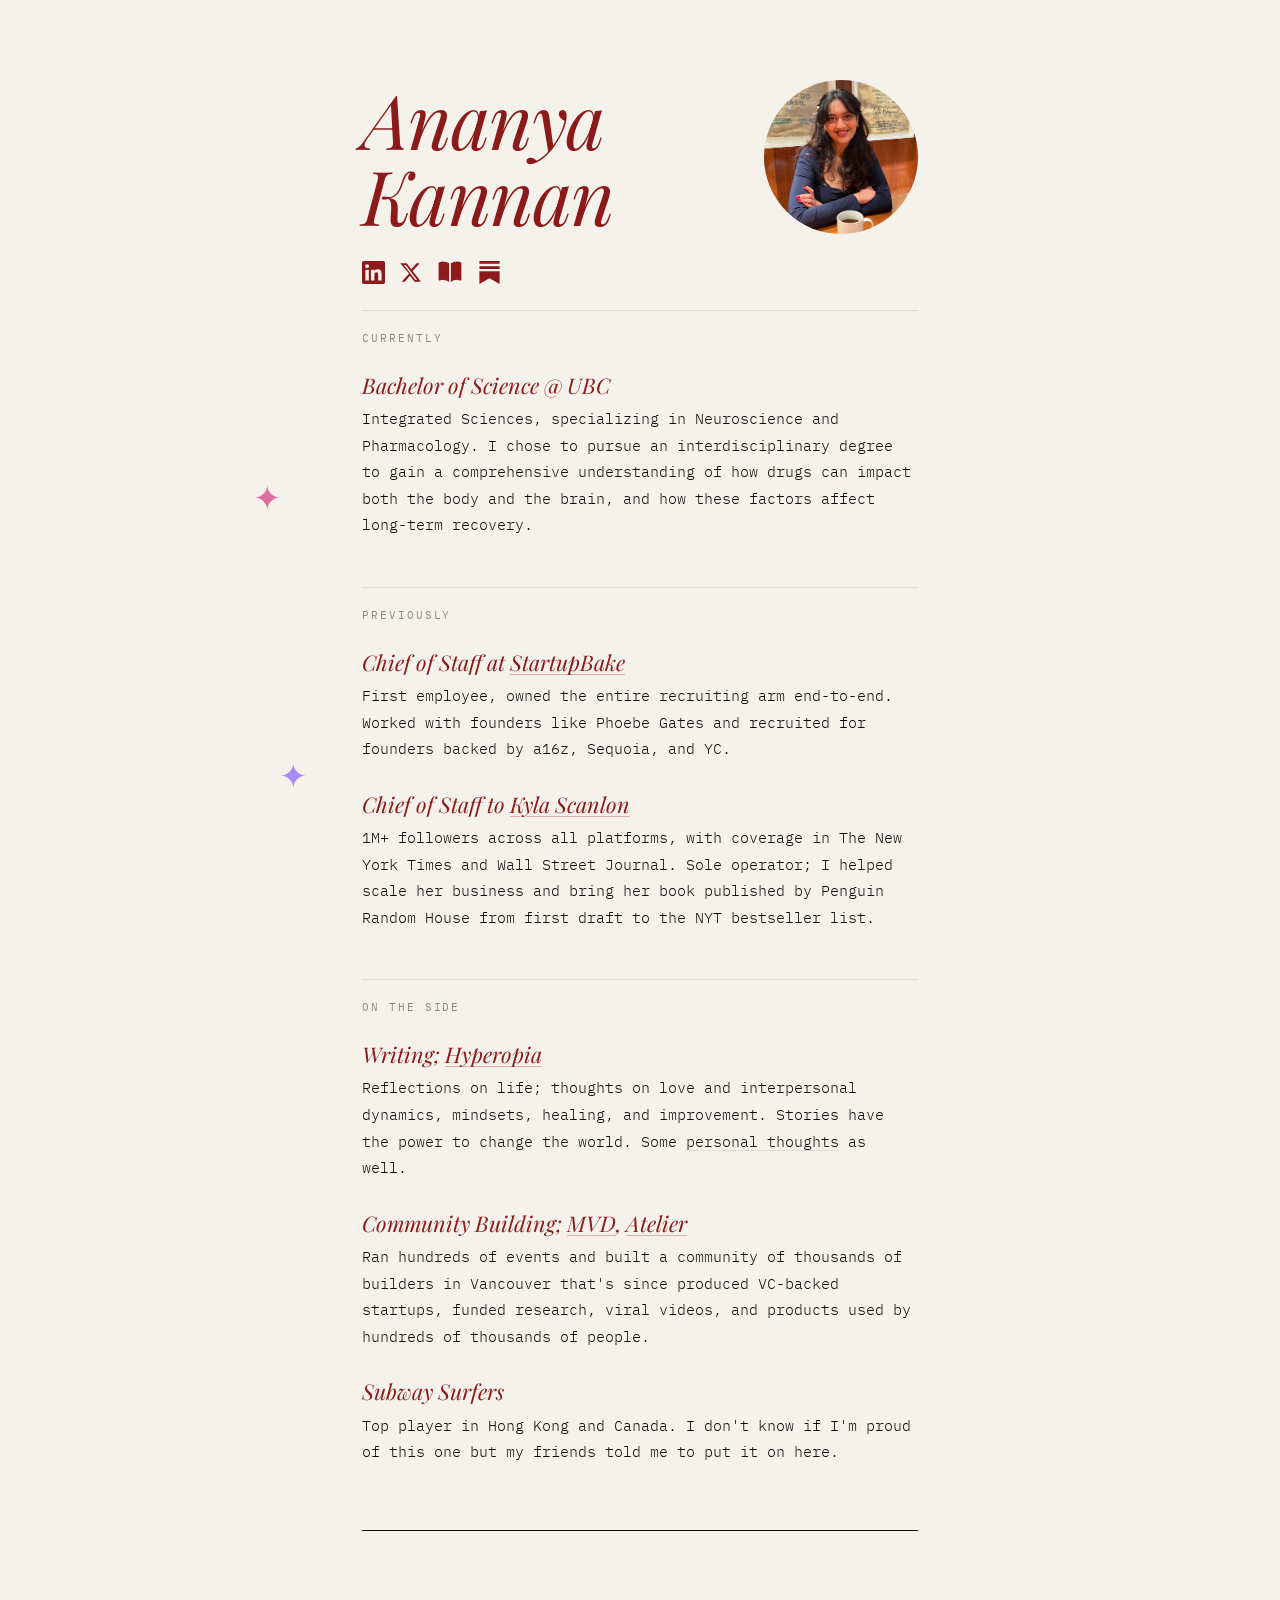
<file: index.html>
<!DOCTYPE html>
<html lang="en">
<head>
  <meta charset="UTF-8">
  <meta name="viewport" content="width=device-width, initial-scale=1.0">
  <title>ananya kannan</title>
  <link rel="preconnect" href="https://fonts.googleapis.com">
  <link rel="preconnect" href="https://fonts.gstatic.com" crossorigin>
  <link href="https://fonts.googleapis.com/css2?family=Playfair+Display:ital,wght@0,400;0,700;1,400;1,700&family=IBM+Plex+Mono:ital,wght@0,300;0,400;1,300&display=swap" rel="stylesheet">
  <link rel="stylesheet" href="style.css">
</head>
<body>
  <div class="container">

    <header>
      <div class="header-inner">
        <h1>Ananya Kannan</h1>
        <img src="ok.jpg" alt="Ananya Kannan" class="header-photo">
      </div>
      <div class="social">
        <a href="https://linkedin.com/in/ananyakannan" aria-label="LinkedIn" target="_blank">
          <svg xmlns="http://www.w3.org/2000/svg" viewBox="0 0 24 24" fill="currentColor"><path d="M20.447 20.452h-3.554v-5.569c0-1.328-.027-3.037-1.852-3.037-1.853 0-2.136 1.445-2.136 2.939v5.667H9.351V9h3.414v1.561h.046c.477-.9 1.637-1.85 3.37-1.85 3.601 0 4.267 2.37 4.267 5.455v6.286zM5.337 7.433a2.062 2.062 0 01-2.063-2.065 2.064 2.064 0 112.063 2.065zm1.782 13.019H3.555V9h3.564v11.452zM22.225 0H1.771C.792 0 0 .774 0 1.729v20.542C0 23.227.792 24 1.771 24h20.451C23.2 24 24 23.227 24 22.271V1.729C24 .774 23.2 0 22.222 0h.003z"/></svg>
        </a>
        <a href="https://x.com/ananyaspilled" aria-label="X / Twitter" target="_blank">
          <svg xmlns="http://www.w3.org/2000/svg" viewBox="0 0 24 24" fill="currentColor"><path d="M18.244 2.25h3.308l-7.227 8.26 8.502 11.24H16.17l-4.714-6.231-5.401 6.231H2.742l7.73-8.835L1.254 2.25H8.08l4.713 6.231zm-1.161 17.52h1.833L7.084 4.126H5.117z"/></svg>
        </a>
        <a href="https://www.goodreads.com/user/show/84798441-ananya" aria-label="Goodreads" target="_blank">
          <svg xmlns="http://www.w3.org/2000/svg" viewBox="0 0 24 24" fill="currentColor"><path d="M11.25 4.533A9.707 9.707 0 006 3a9.735 9.735 0 00-3.25.555.75.75 0 00-.5.707v14.25a.75.75 0 001 .707A8.237 8.237 0 016 18.75c1.995 0 3.823.707 5.25 1.886V4.533zM12.75 20.636A8.214 8.214 0 0118 18.75c.966 0 1.89.166 2.75.47a.75.75 0 001-.708V4.262a.75.75 0 00-.5-.707A9.735 9.735 0 0018 3a9.707 9.707 0 00-5.25 1.533v16.103z"/></svg>
        </a>
        <a href="https://substack.com/@ananyakannan" aria-label="Substack" target="_blank">
          <svg xmlns="http://www.w3.org/2000/svg" viewBox="0 0 24 24" fill="currentColor"><path d="M22.539 8.242H1.46V5.406h21.08v2.836zM1.46 10.812V24L12 18.11 22.54 24V10.812H1.46zM22.54 0H1.46v2.836h21.08V0z"/></svg>
        </a>
      </div>
    </header>

    <main>

      <section>
        <h2>currently</h2>
        <h3>Bachelor of Science @ UBC</h3>
        <p>Integrated Sciences, specializing in Neuroscience and Pharmacology. I chose to pursue an interdisciplinary degree to gain a comprehensive understanding of how drugs can impact both the body and the brain, and how these factors affect long-term recovery.</p>
      </section>

      <section>
        <h2>previously</h2>

        <div class="entry">
          <h3>Chief of Staff at <a href="https://www.startupbake.com">StartupBake</a></h3>
          <p>First employee, owned the entire recruiting arm end-to-end. Worked with founders like Phoebe Gates and recruited for founders backed by a16z, Sequoia, and YC.</p>
        </div>

        <div class="entry">
          <h3>Chief of Staff to <a href="https://www.kylascanlon.com/">Kyla Scanlon</a></h3>
          <p>1M+ followers across all platforms, with coverage in The New York Times and Wall Street Journal. Sole operator; I helped scale her business and bring her book published by Penguin Random House from first draft to the NYT bestseller list.</p>
        </div>
      </section>

      <section>
        <h2>on the side</h2>

        <div class="entry">
          <h3>Writing; <a href="https://hyperopia.substack.com">Hyperopia</a></h3>
          <p>Reflections on life; thoughts on love and interpersonal dynamics, mindsets, healing, and improvement. Stories have the power to change the world. Some <a href="https://delugional.substack.com">personal thoughts</a> as well.</p>
        </div>

        <div class="entry">
          <h3>Community Building; <a href="https://x.com/mvdemos_/status/1808915302564122898">MVD</a>, <a href="https://x.com/atelier_place">Atelier</a></h3>
          <p>Ran hundreds of events and built a community of thousands of builders in Vancouver that's since produced VC-backed startups, funded research, viral videos, and products used by hundreds of thousands of people.</p>
        </div>

        <div class="entry">
          <h3>Subway Surfers</h3>
          <p>Top player in Hong Kong and Canada. I don't know if I'm proud of this one but my friends told me to put it on here.</p>
        </div>

      </section>

    </main>

    <footer>
      <div class="rule"></div>
      <div class="footer-inner"></div>
    </footer>

  </div>
  <script src="script.js"></script>

  <style>
    .easter-spark {
      position: fixed;
      font-size: 1.9rem;
      text-decoration: none;
      cursor: pointer;
      z-index: 9999;
      user-select: none;
      line-height: 1;
      filter: drop-shadow(0 0 0px transparent);
      transition: opacity 0.5s ease,
                  transform 0.55s cubic-bezier(0.34, 1.56, 0.64, 1),
                  filter 0.45s ease;
    }

    .easter-spark:hover {
      opacity: 1 !important;
      transform: scale(1.9) rotate(15deg);
      filter: drop-shadow(0 0 4px currentColor) drop-shadow(0 0 8px currentColor);
      animation: none !important;
    }

    .easter-spark-1 { color: #de6fa0; }
    .easter-spark-2 { color: #a78bfa; }

    @keyframes spark-breathe-1 {
      0%, 100% { opacity: 0.38; }
      50%       { opacity: 0.62; }
    }
    @keyframes spark-breathe-2 {
      0%, 100% { opacity: 0.32; }
      50%       { opacity: 0.58; }
    }

    .easter-spark-1 { animation: spark-breathe-1 3.8s ease-in-out infinite; }
    .easter-spark-2 { animation: spark-breathe-2 4.5s ease-in-out 1.2s infinite; }
    .easter-spark:hover { animation: none !important; }
  </style>

  <script>
    (function () {
      var TEXT_PAD = 28;

      function getTextRect() {
        var c = document.querySelector('.container');
        return c ? c.getBoundingClientRect() : null;
      }

      function hasMargins(rect, pad) {
        return rect && rect.left > pad + TEXT_PAD;
      }

      function startOutsideText(rect, vw, vh, pad) {
        if (hasMargins(rect, pad)) {
          if (Math.random() < 0.5) {
            return { x: pad + Math.random() * (rect.left - TEXT_PAD - pad),
                     y: pad + Math.random() * (vh - pad * 2) };
          } else {
            return { x: (rect.right + TEXT_PAD) + Math.random() * (vw - pad - rect.right - TEXT_PAD),
                     y: pad + Math.random() * (vh - pad * 2) };
          }
        }
        return { x: pad + Math.random() * (vw - pad * 2),
                 y: pad + Math.random() * (vh - pad * 2) };
      }

      function createSparkle(className, href) {
        var el = document.createElement('a');
        el.className = 'easter-spark ' + className;
        el.href = href;
        el.textContent = '✦';
        el.title = '';
        el.setAttribute('aria-hidden', 'true');

        var pad = 48;
        var vw = window.innerWidth;
        var vh = window.innerHeight;
        var rect = getTextRect();
        var pos = startOutsideText(rect, vw, vh, pad);
        var x = pos.x, y = pos.y;

        var angle = Math.random() * Math.PI * 2;
        var speed = 0.08 + Math.random() * 0.07;
        var angleWander = (Math.random() - 0.5) * 0.012;

        el.style.left = x + 'px';
        el.style.top  = y + 'px';
        document.body.appendChild(el);

        var hovered = false;
        el.addEventListener('mouseenter', function () { hovered = true; });
        el.addEventListener('mouseleave', function () { hovered = false; });

        function tick() {
          if (!hovered) {
            vw = window.innerWidth;
            vh = window.innerHeight;
            rect = getTextRect();

            angle += angleWander;
            if (Math.random() < 0.004) angleWander = (Math.random() - 0.5) * 0.012;

            var nx = x + Math.cos(angle) * speed;
            var ny = y + Math.sin(angle) * speed;

            if (nx < pad)      { nx = pad;      angle = Math.PI - angle; }
            if (nx > vw - pad) { nx = vw - pad; angle = Math.PI - angle; }
            if (ny < pad)      { ny = pad;       angle = -angle; }
            if (ny > vh - pad) { ny = vh - pad;  angle = -angle; }

            if (hasMargins(rect, pad)) {
              var inText = nx > rect.left - TEXT_PAD && nx < rect.right + TEXT_PAD &&
                           ny > rect.top  - TEXT_PAD && ny < rect.bottom + TEXT_PAD;
              if (inText) {
                var fromLeft  = x <= rect.left  - TEXT_PAD;
                var fromRight = x >= rect.right + TEXT_PAD;
                if (fromLeft || fromRight) { angle = Math.PI - angle; }
                else                       { angle = -angle; }
                nx = x; ny = y;
              }
            }

            x = nx; y = ny;
            el.style.left = x + 'px';
            el.style.top  = y + 'px';
          }
          requestAnimationFrame(tick);
        }

        requestAnimationFrame(tick);
      }

      window.addEventListener('load', function () {
        createSparkle('easter-spark-1', '/easter/beliefs.html');
        createSparkle('easter-spark-2', '/easter/soul.html');
      });
    })();
  </script>
</body>
</html>
</file>
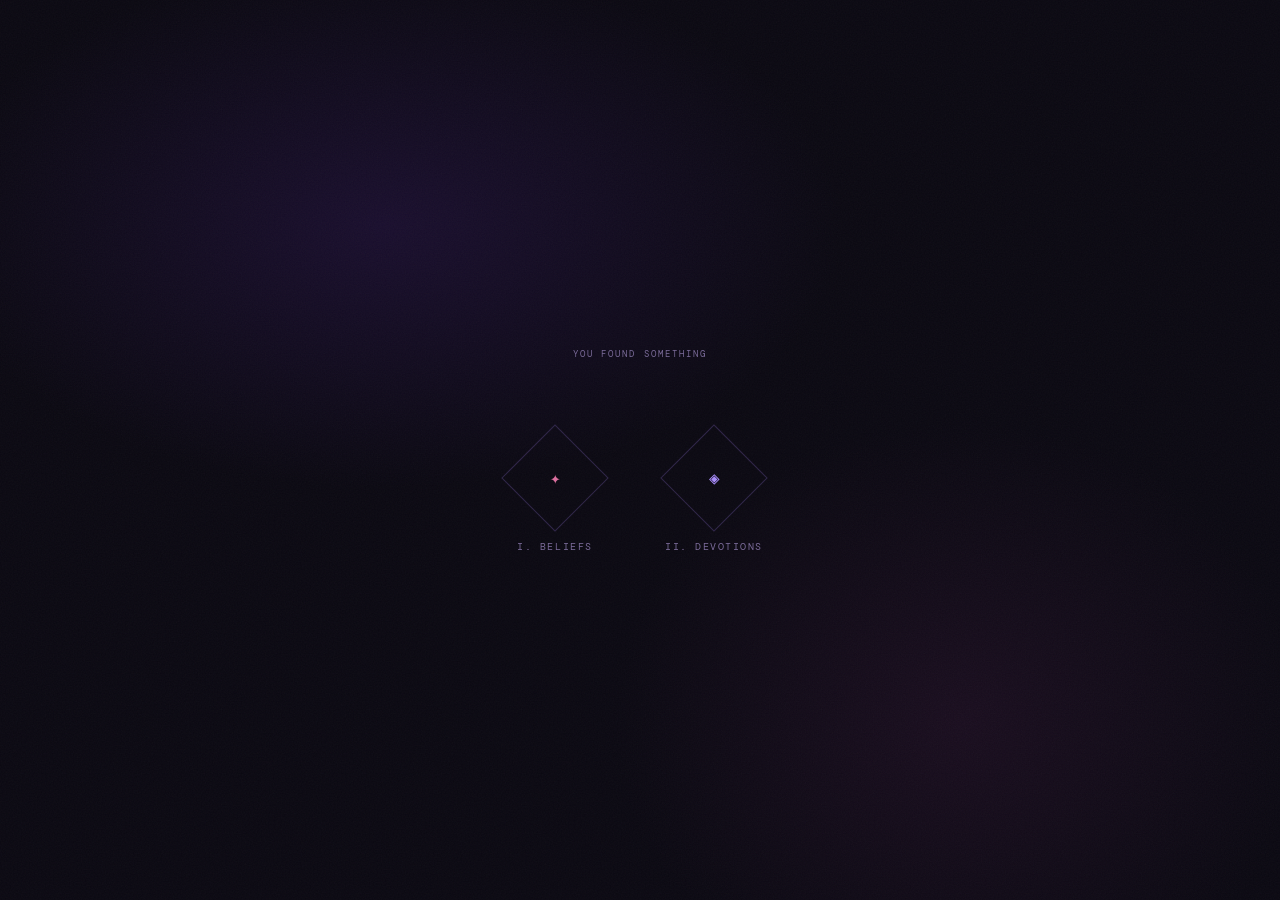
<file: easter/index.html>
<!DOCTYPE html>
<html lang="en">
<head>
  <meta charset="UTF-8">
  <meta name="viewport" content="width=device-width, initial-scale=1.0">
  <title>✦</title>
  <link rel="preconnect" href="https://fonts.googleapis.com">
  <link rel="preconnect" href="https://fonts.gstatic.com" crossorigin>
  <link href="https://fonts.googleapis.com/css2?family=Cormorant+Garamond:ital,wght@0,300;1,300&family=DM+Mono:wght@300;400&display=swap" rel="stylesheet">
  <style>
    :root {
      --bg:        #0b0912;
      --text:      #f0eaf8;
      --dim:       #7a6a99;
      --faint:     #1e1730;
      --border:    #2e2448;
      --pink:      #de6fa0;
      --pink-glow: rgba(222, 111, 160, 0.25);
      --violet:    #a78bfa;
      --violet-glow: rgba(167, 139, 250, 0.22);
    }

    *, *::before, *::after { box-sizing: border-box; margin: 0; padding: 0; }

    body {
      background: var(--bg);
      background-image:
        radial-gradient(ellipse 55% 45% at 30% 25%, #1a0f2e 0%, transparent 65%),
        radial-gradient(ellipse 45% 55% at 75% 80%, #1a0e1f 0%, transparent 60%);
      color: var(--text);
      font-family: 'DM Mono', monospace;
      min-height: 100vh;
      display: flex;
      flex-direction: column;
      align-items: center;
      justify-content: center;
      padding: 60px 40px;
    }

    /* Grain */
    body::after {
      content: '';
      position: fixed;
      inset: 0;
      background-image: url("data:image/svg+xml,%3Csvg xmlns='http://www.w3.org/2000/svg' width='300' height='300'%3E%3Cfilter id='n'%3E%3CfeTurbulence type='fractalNoise' baseFrequency='0.75' numOctaves='4' stitchTiles='stitch'/%3E%3C/filter%3E%3Crect width='300' height='300' filter='url(%23n)' opacity='1'/%3E%3C/svg%3E");
      opacity: 0.04;
      pointer-events: none;
      z-index: 1000;
    }

    .eyebrow {
      font-size: 0.58rem;
      letter-spacing: 0.22em;
      text-transform: uppercase;
      color: var(--dim);
      margin-bottom: 80px;
      animation: fadeIn 2s ease forwards;
      opacity: 0;
    }

    .artifacts {
      display: flex;
      gap: 72px;
      align-items: center;
      animation: fadeIn 2s ease 0.4s forwards;
      opacity: 0;
    }

    @keyframes fadeIn {
      to { opacity: 1; }
    }

    .artifact {
      display: flex;
      flex-direction: column;
      align-items: center;
      gap: 24px;
      text-decoration: none;
      color: var(--text);
      cursor: pointer;
    }

    /* Diamond shape */
    .gem {
      width: 76px;
      height: 76px;
      border: 1px solid var(--border);
      transform: rotate(45deg);
      display: flex;
      align-items: center;
      justify-content: center;
      position: relative;
      transition: border-color 0.5s ease, box-shadow 0.5s ease;
    }

    .gem-inner {
      transform: rotate(-45deg);
      font-size: 1.1rem;
      transition: color 0.5s ease;
    }

    .artifact-1 .gem-inner { color: var(--pink); }
    .artifact-2 .gem-inner { color: var(--violet); }

    .artifact-1:hover .gem {
      border-color: var(--pink);
      box-shadow: 0 0 32px var(--pink-glow), inset 0 0 18px rgba(222,111,160,0.06);
    }

    .artifact-2:hover .gem {
      border-color: var(--violet);
      box-shadow: 0 0 32px var(--violet-glow), inset 0 0 18px rgba(167,139,250,0.06);
    }

    .artifact-1:hover .gem-inner { color: #f08ec1; }
    .artifact-2:hover .gem-inner { color: #c4b5fd; }

    .artifact-label {
      font-size: 0.6rem;
      letter-spacing: 0.16em;
      text-transform: uppercase;
      color: var(--dim);
      text-align: center;
      transition: color 0.4s ease;
    }

    .artifact-1:hover .artifact-label { color: var(--pink); }
    .artifact-2:hover .artifact-label { color: var(--violet); }

    /* Subtle pulse on the gems */
    @keyframes pulse-pink {
      0%, 100% { box-shadow: 0 0 12px transparent; }
      50%       { box-shadow: 0 0 18px var(--pink-glow); }
    }
    @keyframes pulse-violet {
      0%, 100% { box-shadow: 0 0 12px transparent; }
      50%       { box-shadow: 0 0 18px var(--violet-glow); }
    }

    .artifact-1 .gem { animation: pulse-pink 4s ease-in-out infinite; }
    .artifact-2 .gem { animation: pulse-violet 4s ease-in-out 1.5s infinite; }

    .artifact-1:hover .gem, .artifact-2:hover .gem { animation: none; }

    @media (max-width: 480px) {
      .artifacts { flex-direction: column; gap: 56px; }
    }
  </style>
</head>
<body>
  <p class="eyebrow">you found something</p>

  <div class="artifacts">
    <a href="beliefs.html" class="artifact artifact-1">
      <div class="gem">
        <span class="gem-inner">✦</span>
      </div>
      <p class="artifact-label">i. beliefs</p>
    </a>

    <a href="soul.html" class="artifact artifact-2">
      <div class="gem">
        <span class="gem-inner">◈</span>
      </div>
      <p class="artifact-label">ii. devotions</p>
    </a>
  </div>
</body>
</html>
</file>
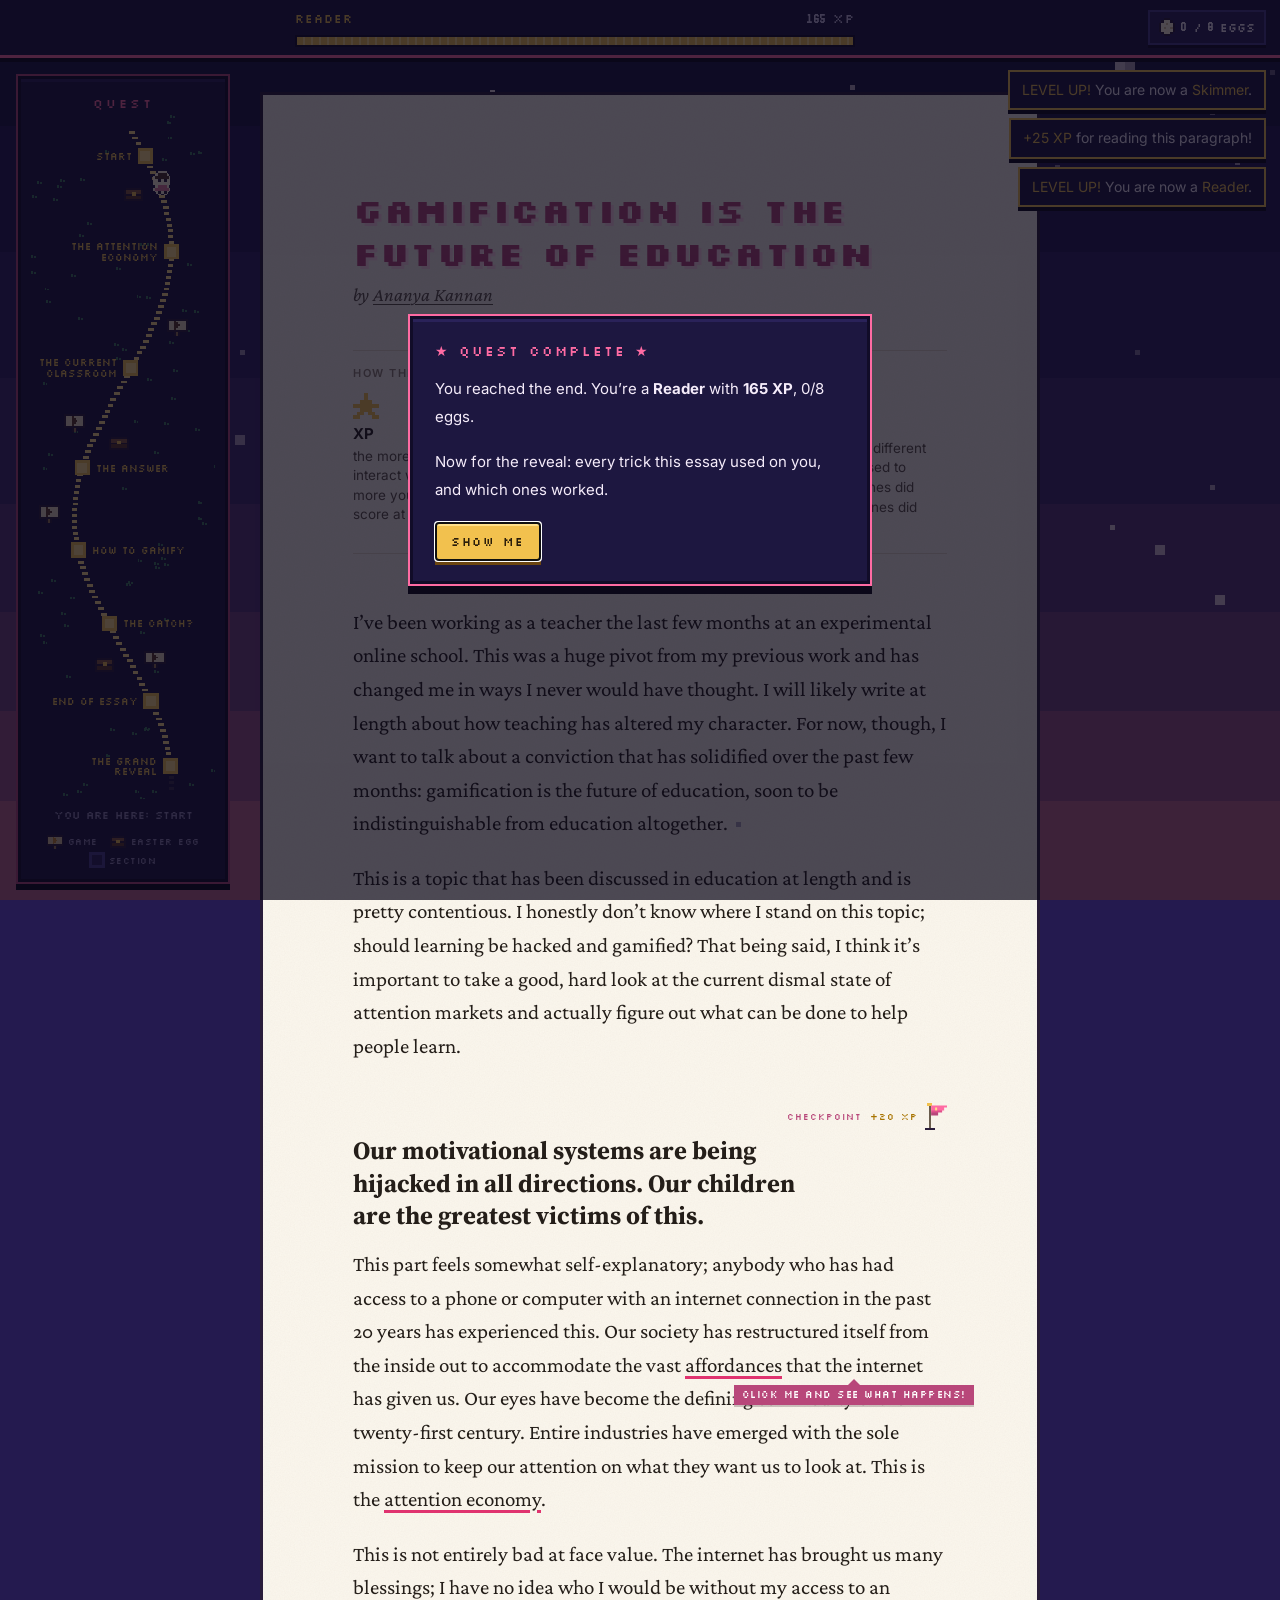
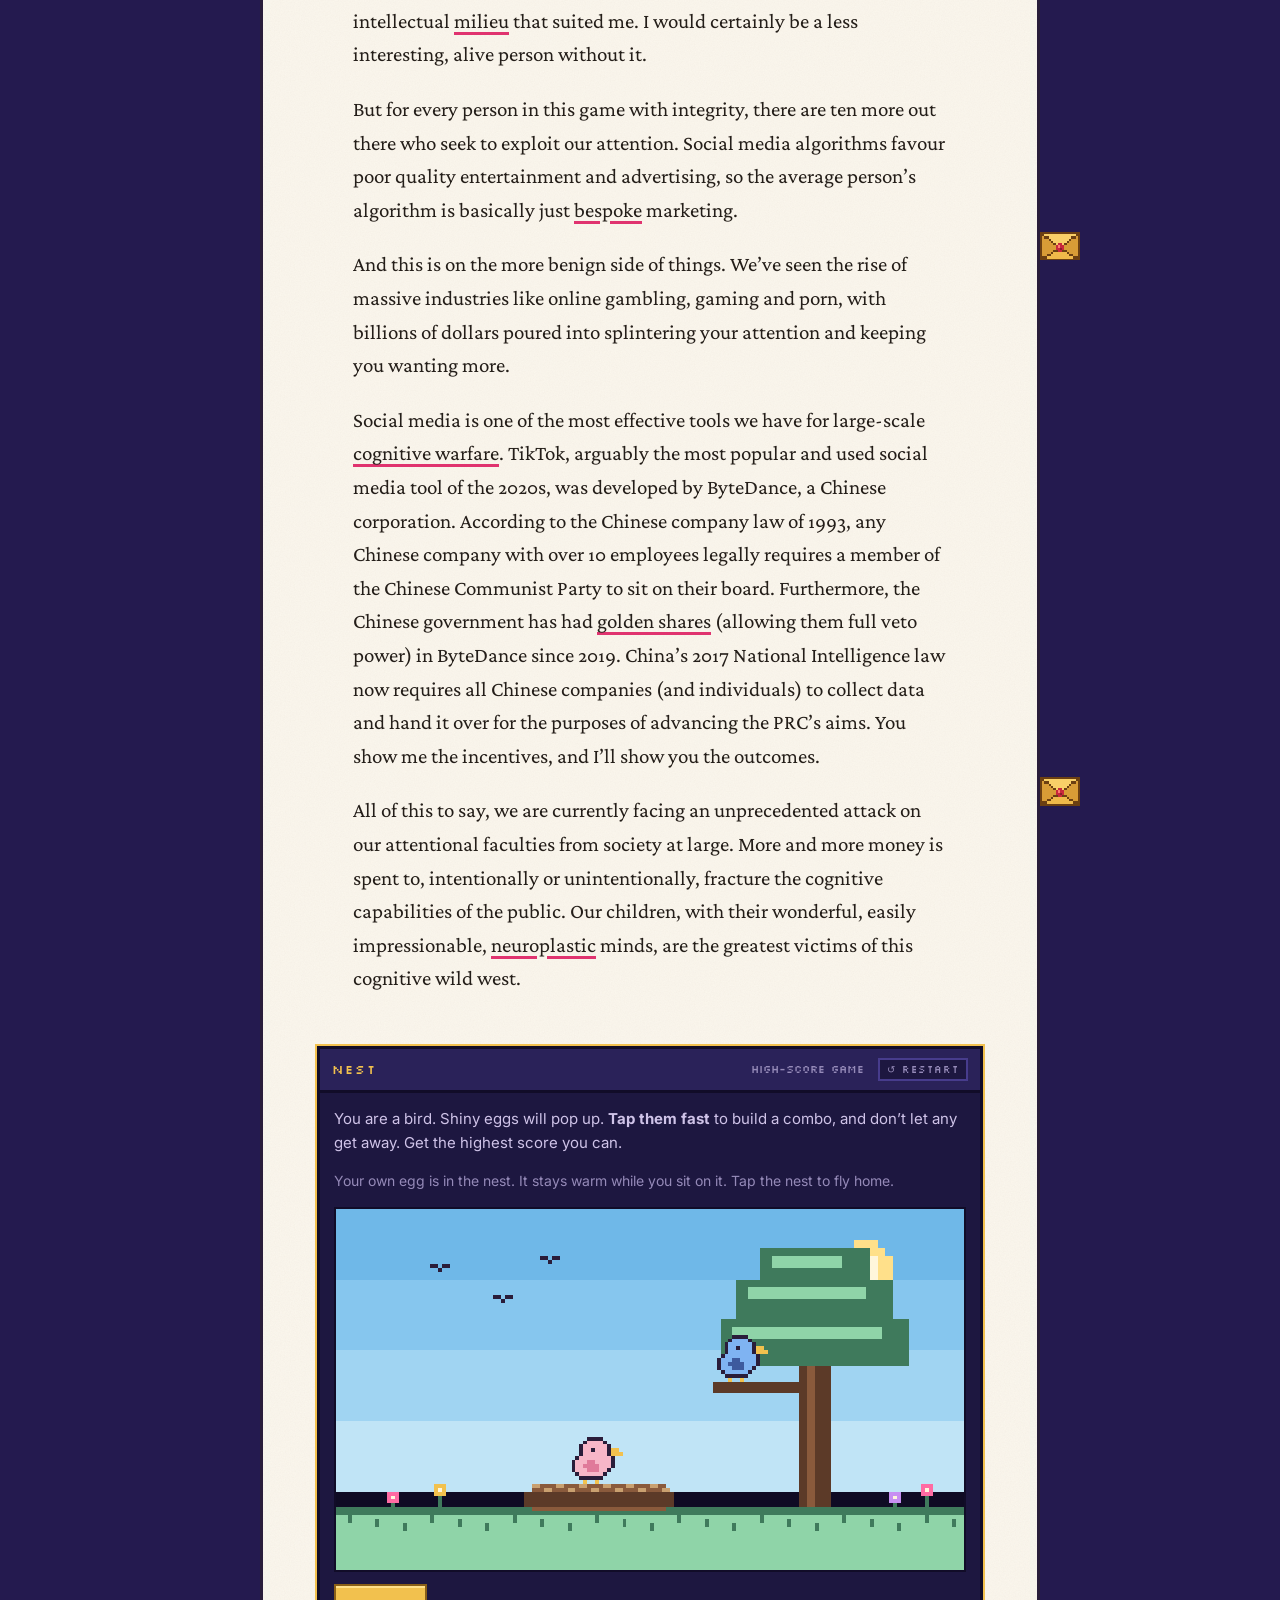
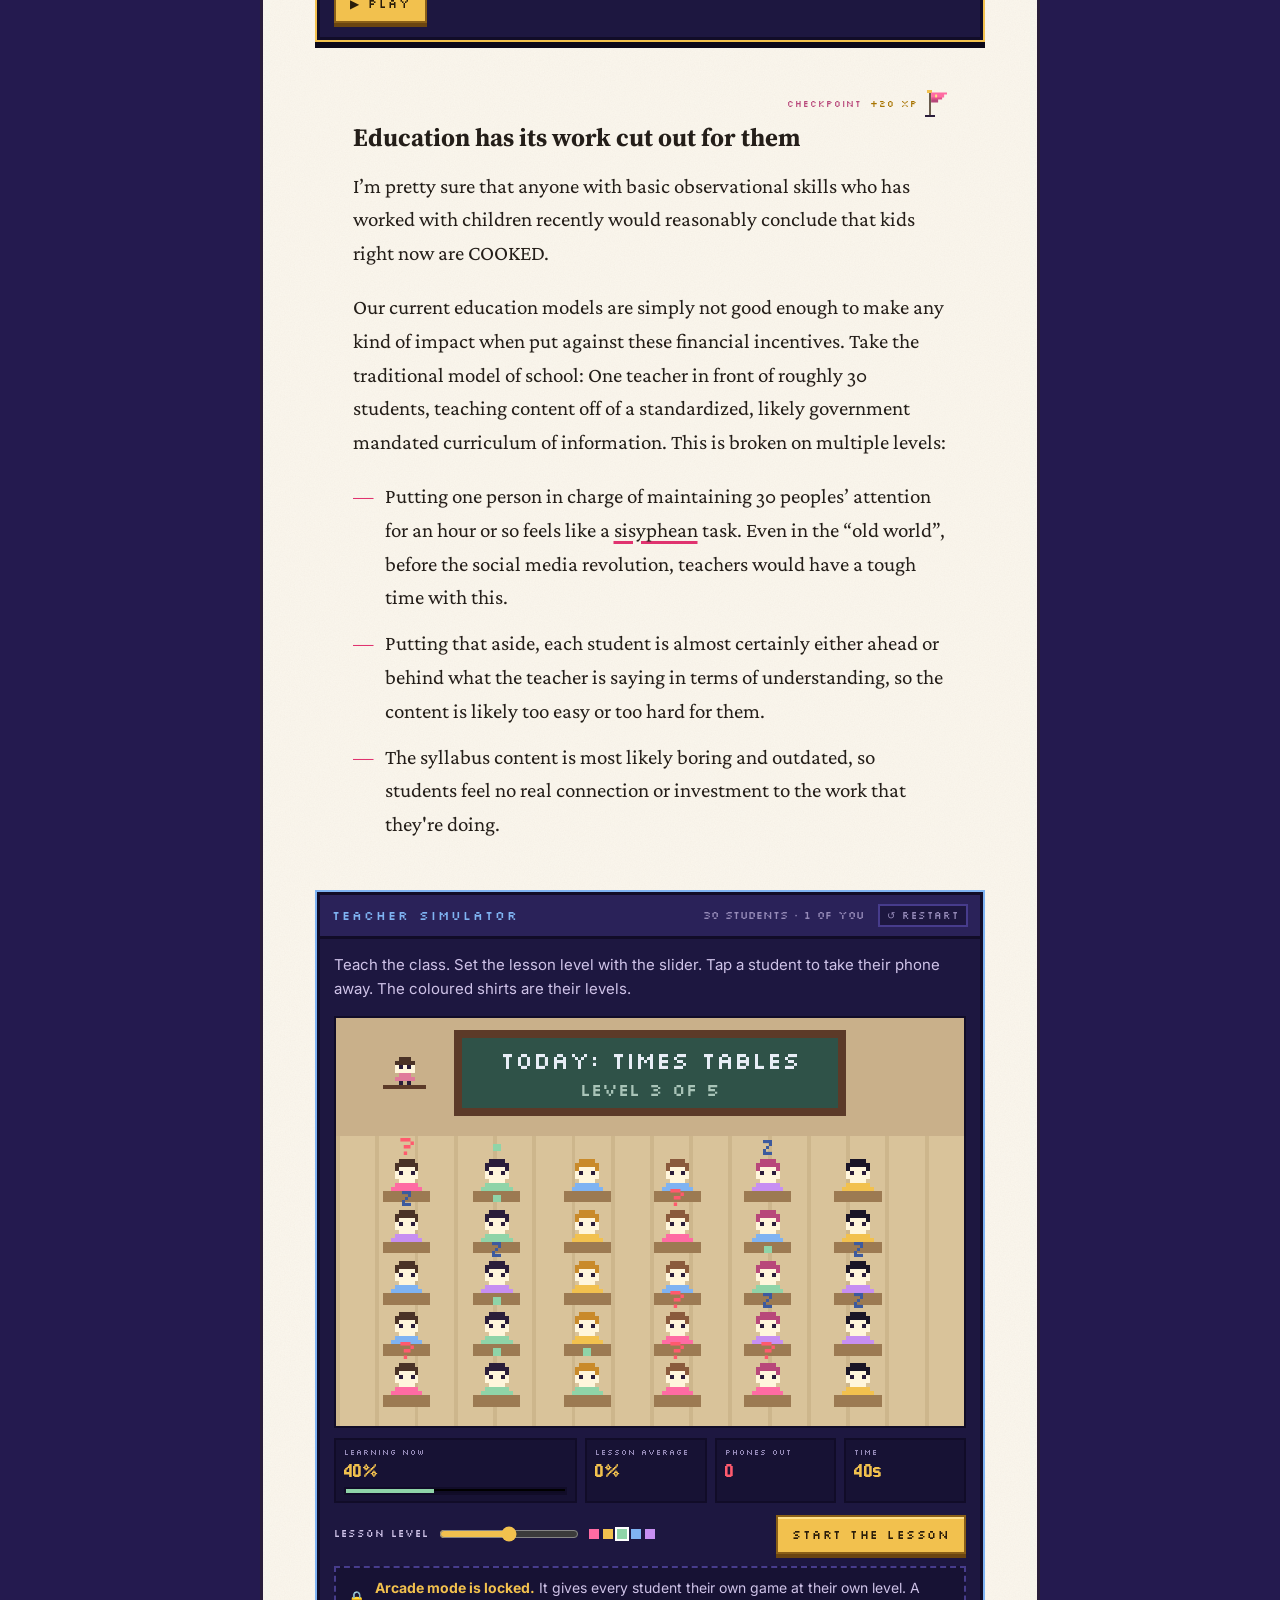
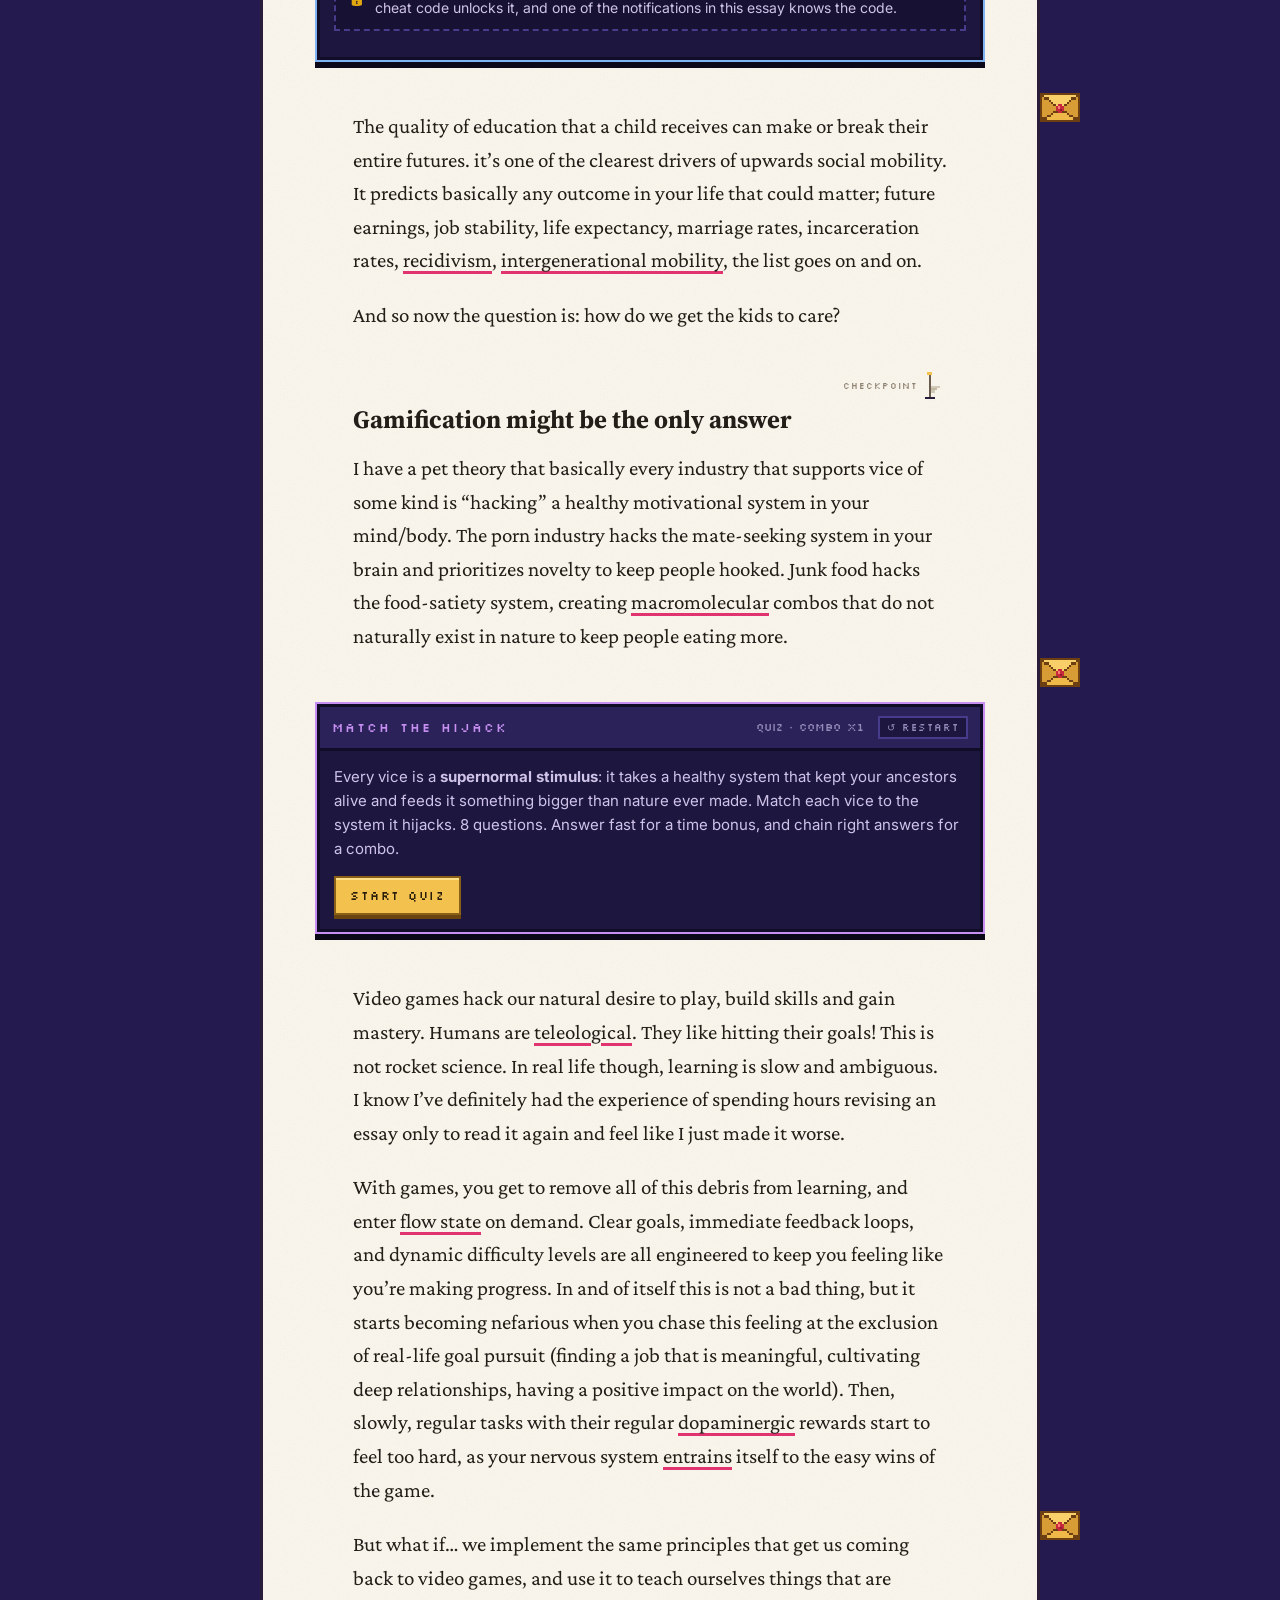
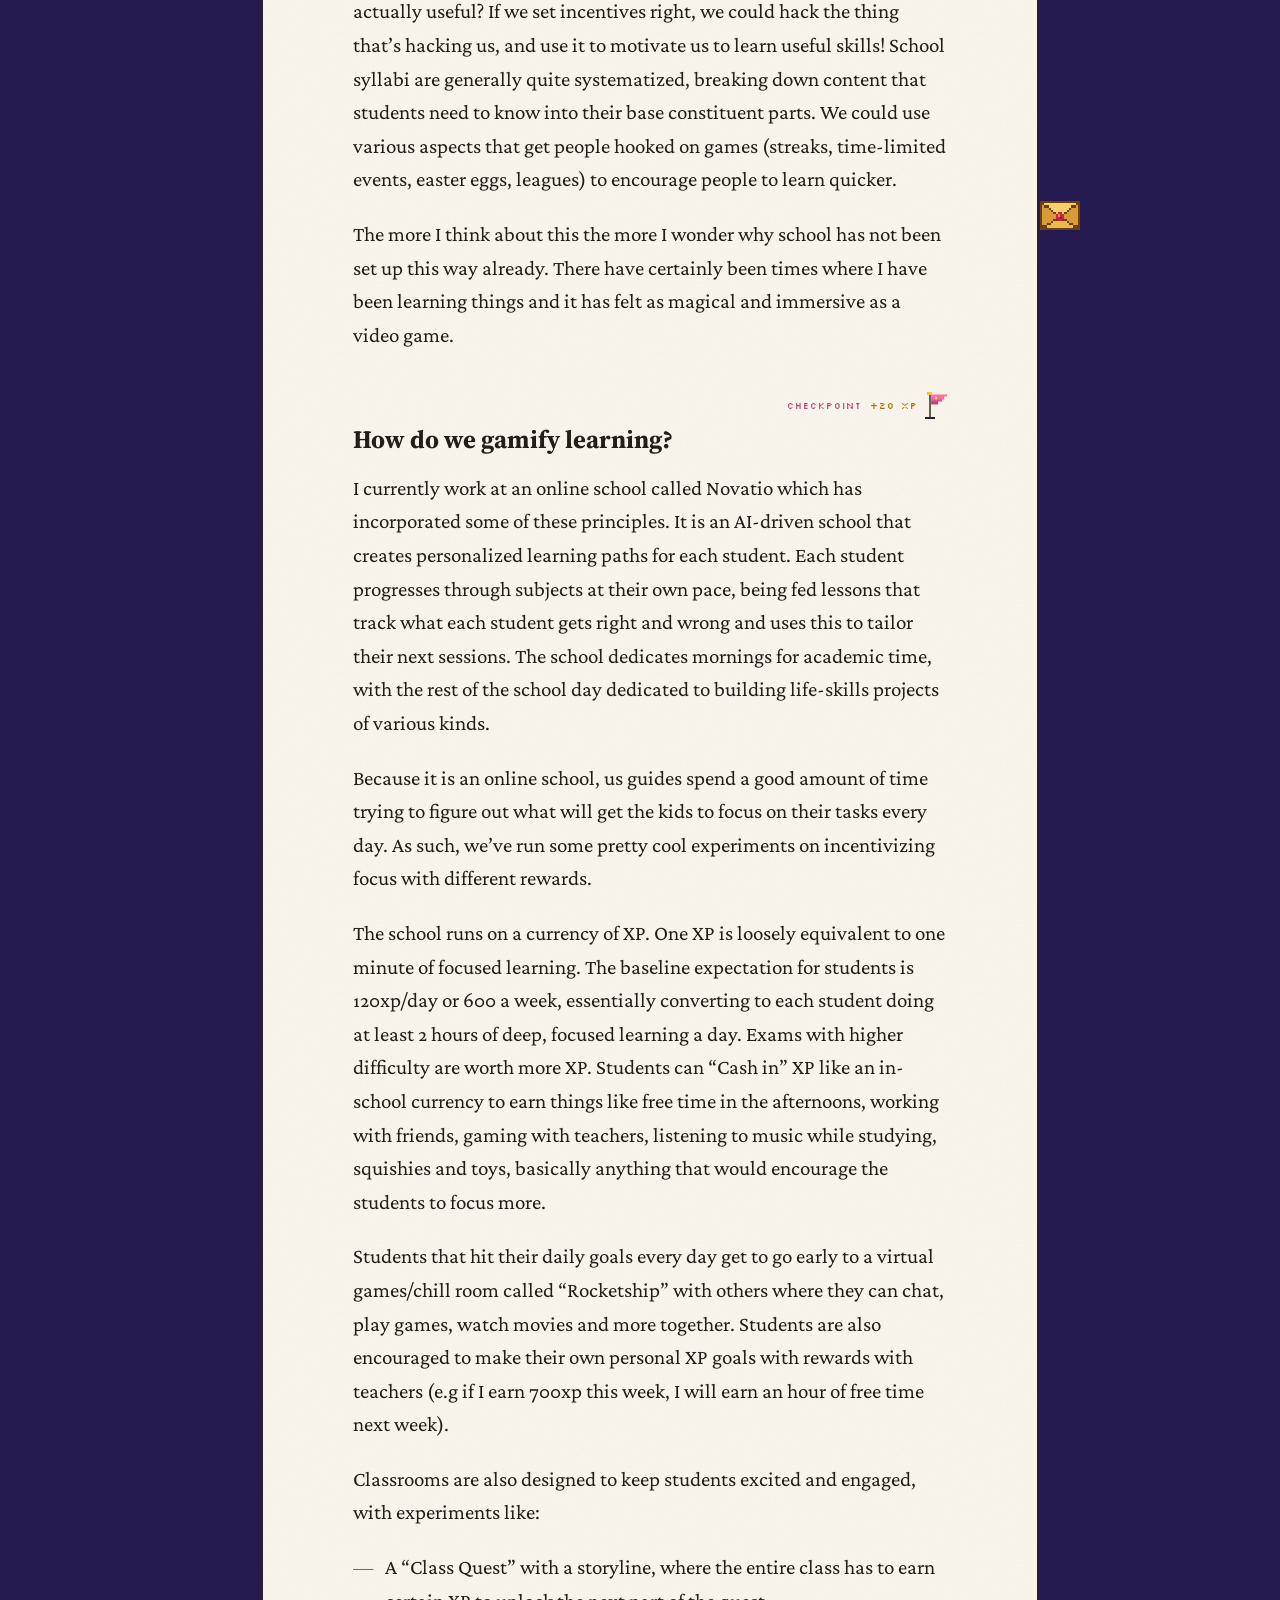
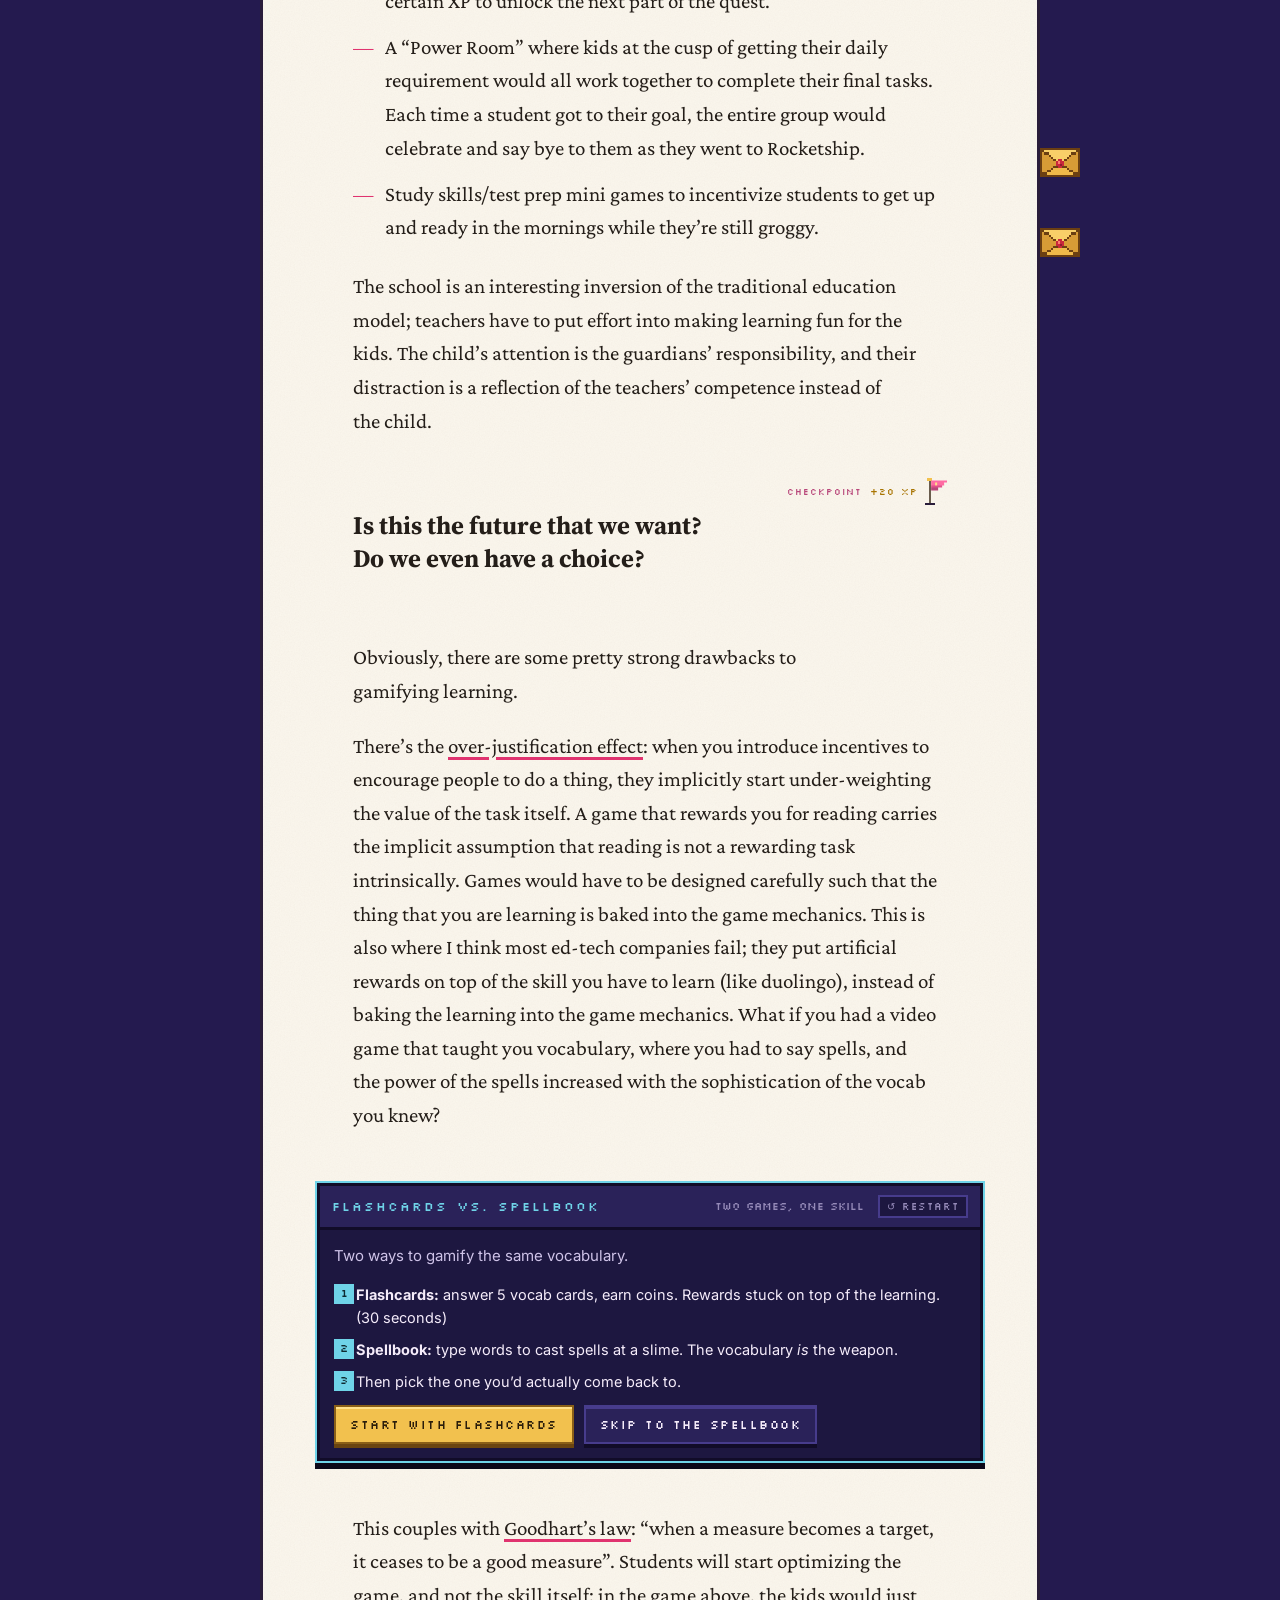
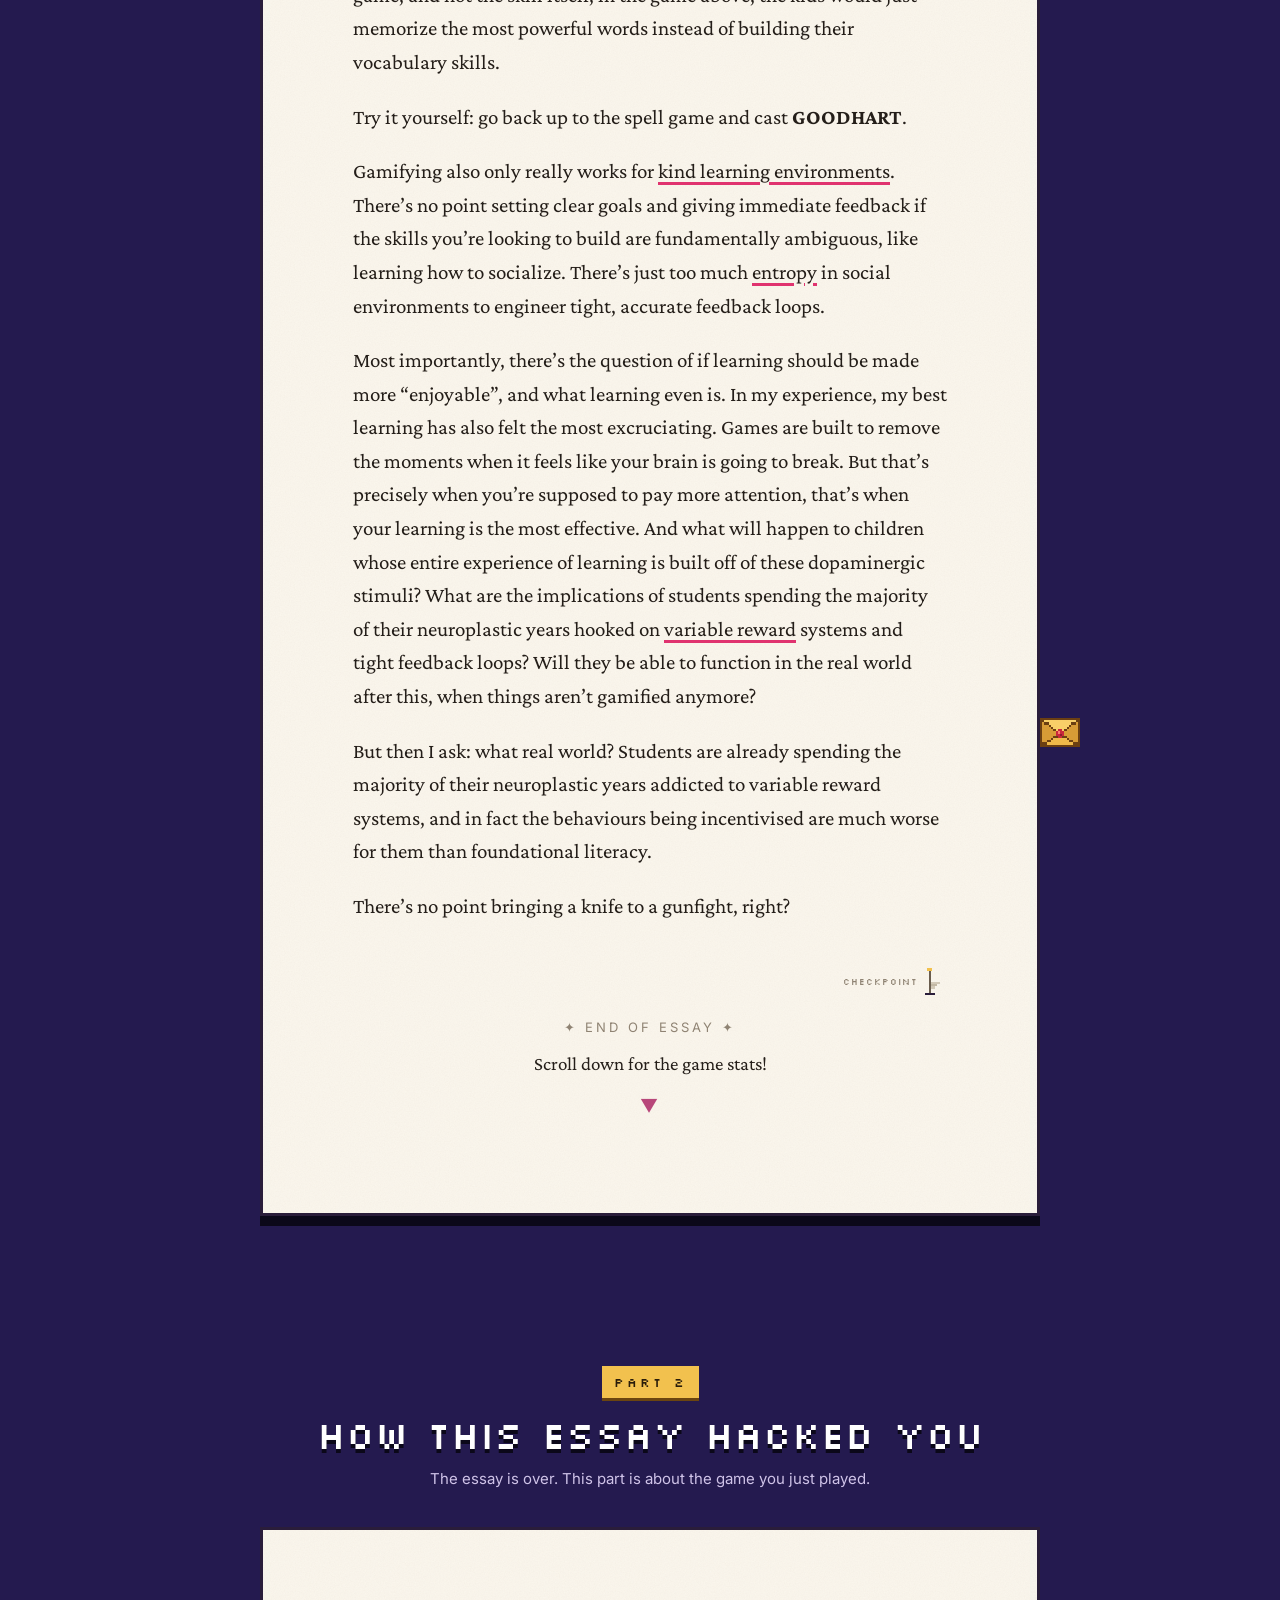
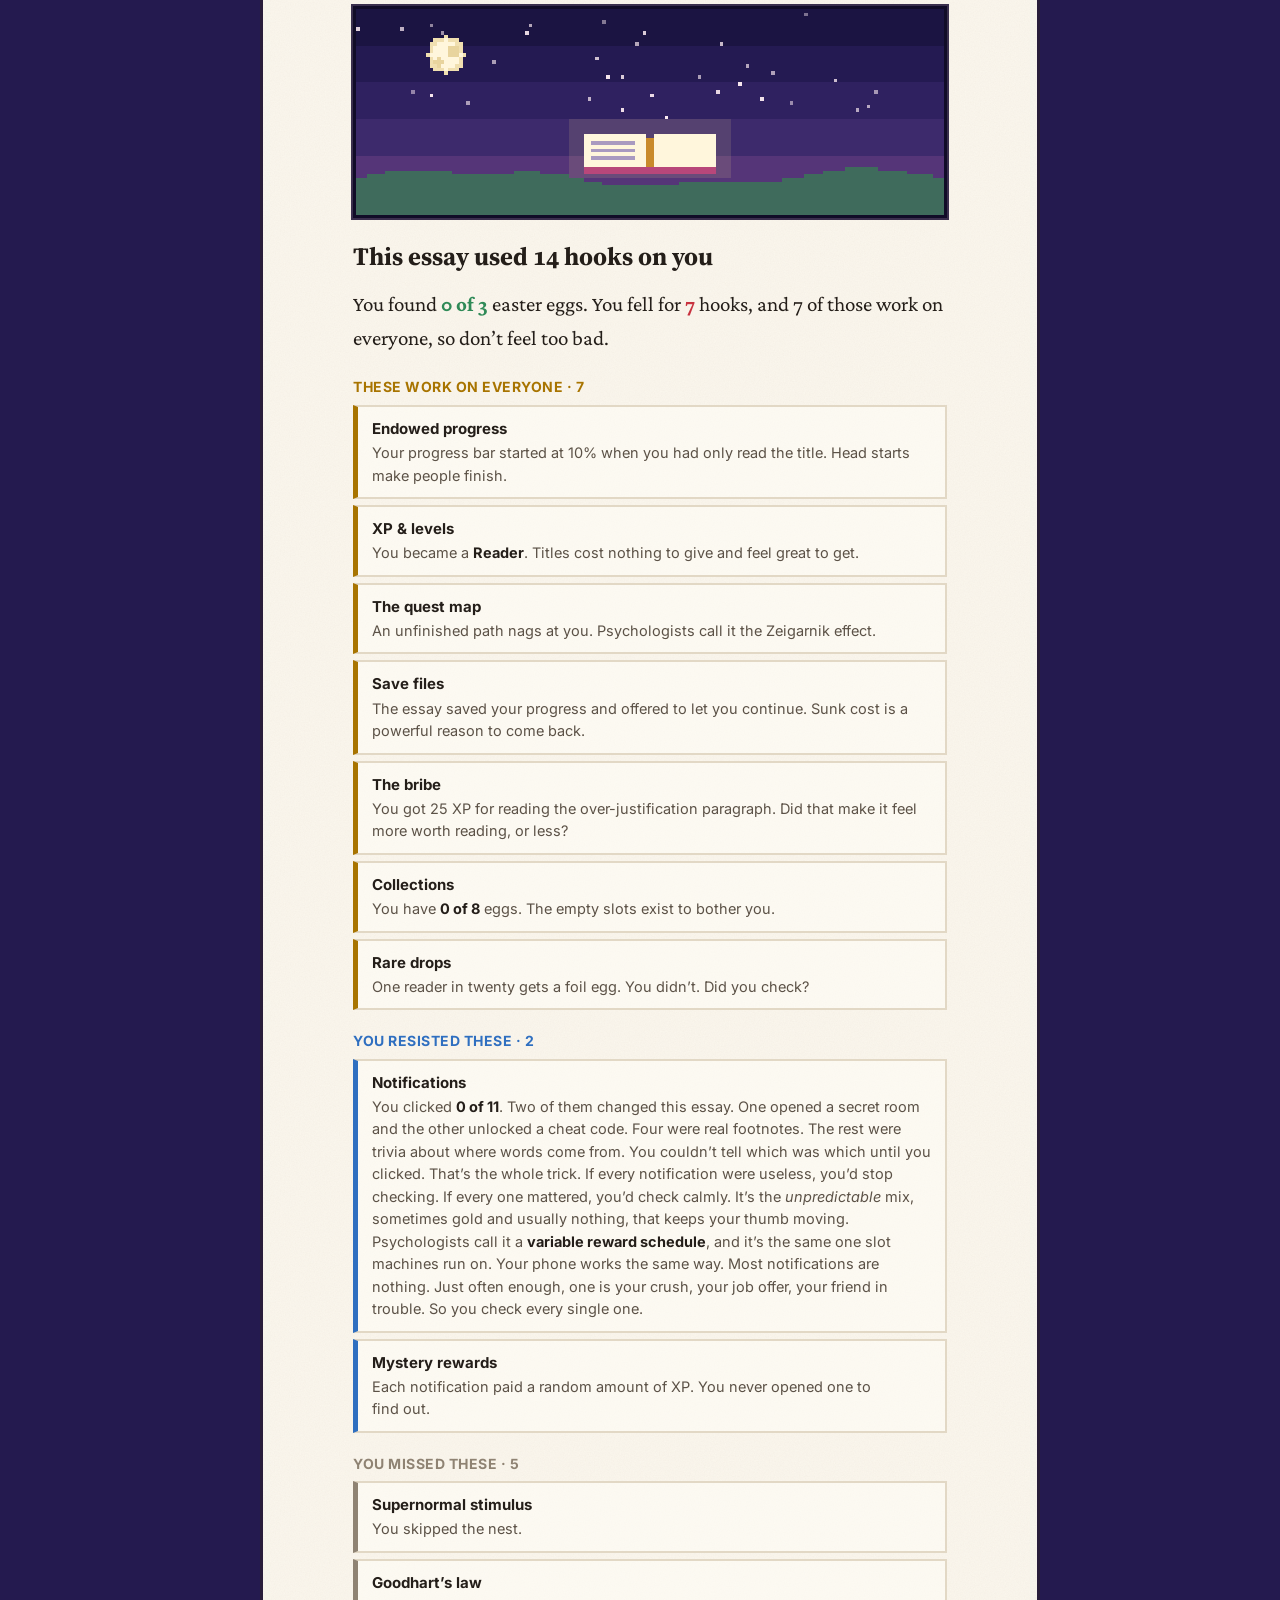
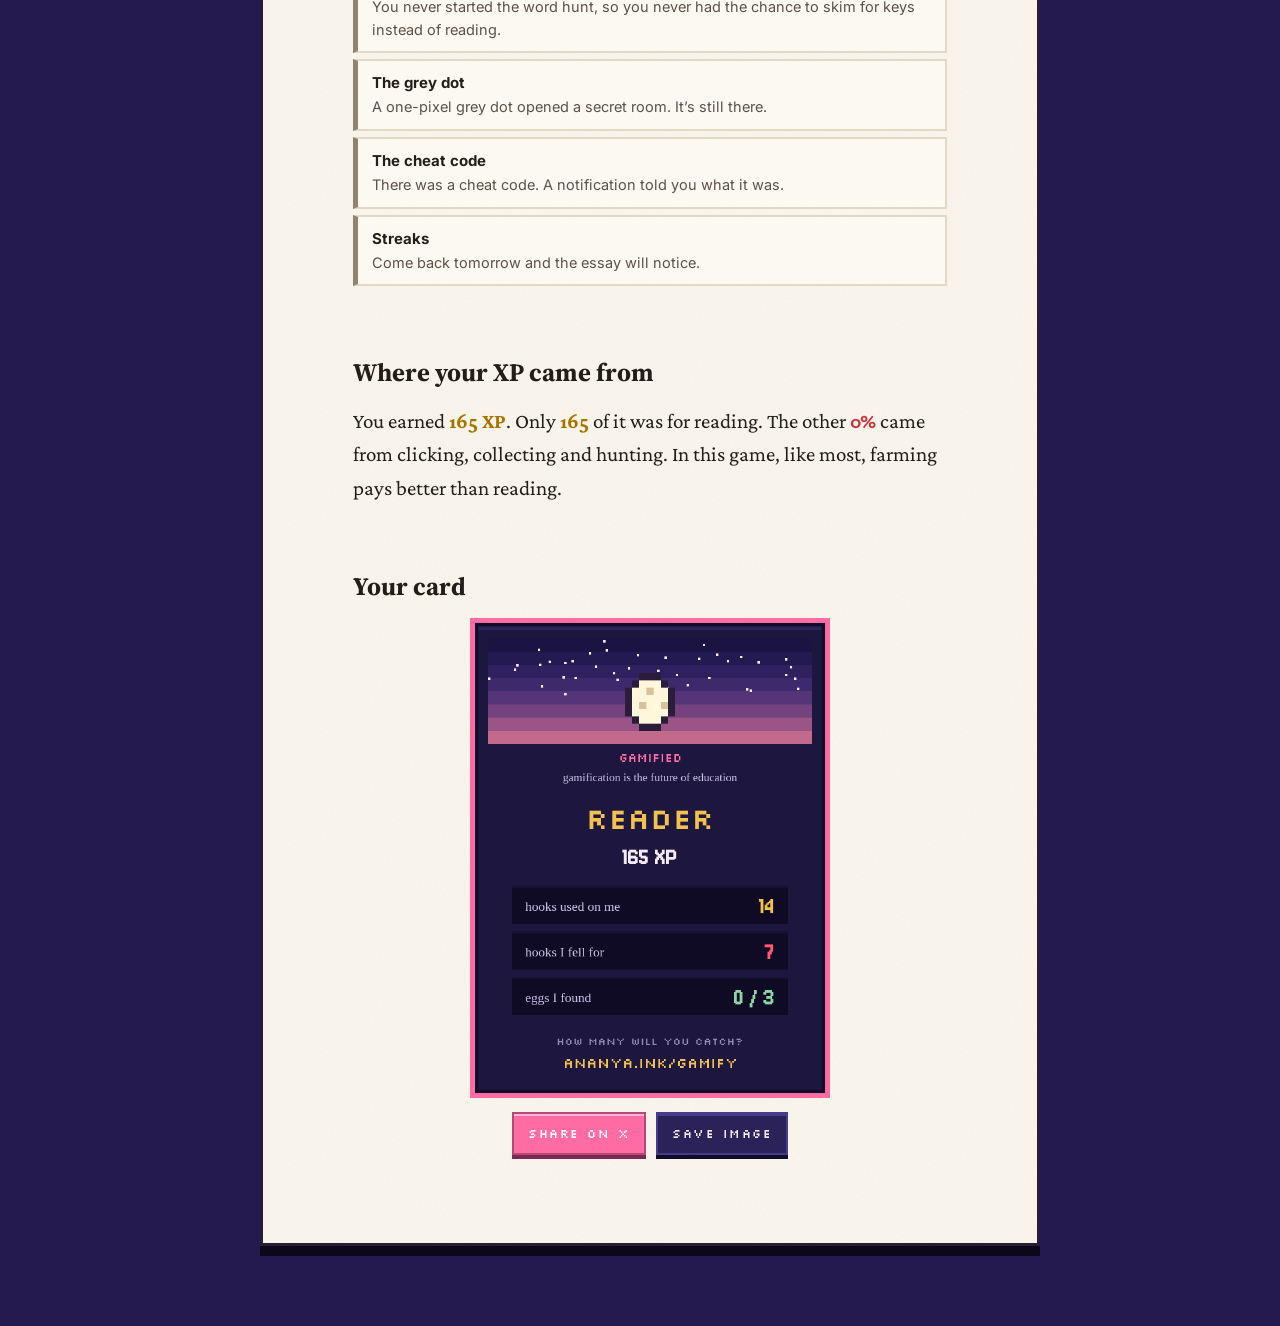
<file: gamify/index.html>
<!DOCTYPE html>
<html lang="en">
<head>
  <meta charset="UTF-8">
  <meta name="viewport" content="width=device-width, initial-scale=1.0">
  <title>gamification is the future of education</title>
  <meta name="description" content="An essay about gamifying education, gamified. Play it.">
  <meta property="og:title" content="gamification is the future of education">
  <meta property="og:description" content="An essay about gamifying education, gamified. How many hooks will you catch?">
  <link rel="preconnect" href="https://fonts.googleapis.com">
  <link rel="preconnect" href="https://fonts.gstatic.com" crossorigin>
  <link href="https://fonts.googleapis.com/css2?family=Silkscreen:wght@400;700&family=Jersey+10&family=Inter:wght@400;500;600;700&family=Crimson+Pro:ital,wght@0,400;0,600;0,700;1,400&family=Source+Serif+4:opsz,wght@8..60,700&display=swap" rel="stylesheet">
  <link rel="stylesheet" href="style.css?v=3">
  <link rel="stylesheet" href="reading.css?v=3">
</head>
<body>

<div id="sky" aria-hidden="true"></div>
<div id="flock" aria-hidden="true"></div>

<!-- HUD: title, XP, stamps. Progress starts at 10%, because you read the title. -->
<header id="hud">
  <button id="hudMap" class="hud-btn" aria-label="Open quest map">MAP</button>
  <div class="hud-main">
    <div class="hud-row">
      <span id="hudTitle" class="hud-title">Scroller</span>
      <span class="hud-xp"><span id="hudXp" class="num">0</span> XP</span>
    </div>
    <div class="bar" aria-hidden="true"><div id="hudBar" class="bar-fill"></div></div>
  </div>
  <button id="hudStamps" class="hud-chip" aria-label="Open egg card"><span class="ico-egg"></span><span class="num" id="hudStampN">0</span>/<span class="num" id="hudStampOf">8</span><span class="lbl">eggs</span></button>
  <button id="hudEggs" class="hud-chip" aria-label="Hidden eggs found"><span class="ico-egg"></span><span class="num" id="hudEggN">0</span>/3<span class="lbl">eggs</span></button>
  <button id="hudKeys" class="hud-chip" aria-label="Keys found" hidden>🔑 <span class="num" id="hudKeyN">0</span>/5</button>
</header>

<!-- Quest map. A sidebar on wide screens, an overlay on phones. -->
<aside id="map" aria-label="Quest map">
  <div class="map-head">QUEST</div>
  <div id="mapBody"></div>
  <div class="map-pct" id="mapHere"></div>
  <div class="map-legend"><span><span class="ico-sign"></span>game</span><span><span class="ico-chest"></span>easter egg</span><span><span class="ico-stop"></span>section</span></div>
</aside>

<main id="essay" class="paper">

  <h1>gamification is the future of education</h1>
  <p class="byline">by <a href="https://ananya.ink">Ananya Kannan</a></p>

  <div class="howto">
    <div class="howto-h">HOW THIS WORKS</div>
    <div class="howto-grid">
      <div><span class="ico-star"></span><b>XP</b>the more you read and interact with this essay, the more you earn! you’ll get a score at the end</div>
      <div><span class="ico-egg"></span><b>Eggs</b>finding secrets and beating games helps you unlock cute eggs hidden in the essay</div>
      <div><span class="ico-chest"></span><b>The reveal</b>At the end, see the different hacks this essay used to hook you. Which ones did you catch, which ones did you miss?</div>
    </div>
  </div>

  <section class="ch" data-ch="0" data-label="Start">
    <p>I’ve been working as a teacher the last few months at an experimental online school. This was a huge pivot from my previous work and has changed me in ways I never would have thought. I will likely write at length about how teaching has altered my character. For now, though, I want to talk about a conviction that has solidified over the past few months: gamification is the future of education, soon to be indistinguishable from education altogether.<span class="greydot" role="button" aria-label="a small grey dot"><i></i></span></p>
    <div class="badge-slot" data-badge="0"></div>

    <p>This is a topic that has been discussed in education at length and is pretty contentious. I honestly don’t know where I stand on this topic; should learning be hacked and gamified? That being said, I think it’s important to take a good, hard look at the current dismal state of attention markets and actually figure out what can be done to help people learn.</p>
  </section>

  <section class="ch" data-ch="1" data-label="Hijacked">
    <h2>Our motivational systems are being hijacked in all directions. Our children are the greatest victims of this.</h2>

    <p>This part feels somewhat self-explanatory; anybody who has had access to a phone or computer with an internet connection in the past 20 years has experienced this. Our society has restructured itself from the inside out to accommodate the vast <span class="term" data-term="affordances">affordances</span> that the internet has given us. Our eyes have become the defining commodity of the twenty-first century. Entire industries have emerged with the sole mission to keep our attention on what they want us to look at. This is the <span class="term" data-term="attention economy" data-hunt="1">attention economy</span>.</p>

    <p>This is not entirely bad at face value. The internet has brought us many blessings; I have no idea who I would be without my access to an intellectual <span class="term" data-term="milieu">milieu</span> that suited me. I would certainly be a less interesting, alive person without it.</p>

    <p>But for every person in this game with integrity, there are ten more out there who seek to exploit our attention. Social media algorithms favour poor quality entertainment and advertising, so the average person’s algorithm is basically just <span class="term" data-term="bespoke">bespoke</span> marketing.</p>

    <div class="badge-slot" data-badge="1"></div>

    <p>And this is on the more benign side of things. We’ve seen the rise of massive industries like online gambling, gaming and porn, with billions of dollars poured into splintering your attention and keeping you wanting more.</p>

    <p>Social media is one of the most effective tools we have for large-scale <span class="term" data-term="cognitive warfare" data-hunt="2">cognitive warfare</span>. TikTok, arguably the most popular and used social media tool of the 2020s, was developed by ByteDance, a Chinese corporation. According to the Chinese company law of 1993, any Chinese company with over 10 employees legally requires a member of the Chinese Communist Party to sit on their board. Furthermore, the Chinese government has had <span class="term" data-term="golden shares">golden shares</span> (allowing them full veto power) in ByteDance since 2019. China’s 2017 National Intelligence law now requires all Chinese companies (and individuals) to collect data and hand it over for the purposes of advancing the PRC’s aims. You show me the incentives, and I’ll show you the outcomes.</p>
    <div class="badge-slot" data-badge="2"></div>

    <p>All of this to say, we are currently facing an unprecedented attack on our attentional faculties from society at large. More and more money is spent to, intentionally or unintentionally, fracture the cognitive capabilities of the public. Our children, with their wonderful, easily impressionable, <span class="term" data-term="neuroplastic">neuroplastic</span> minds, are the greatest victims of this cognitive wild west.</p>

    <div class="game" data-game="nest"></div>
  </section>

  <section class="ch" data-ch="2" data-label="Classroom">
    <h2>Education has its work cut out for them</h2>

    <p>I’m pretty sure that anyone with basic observational skills who has worked with children recently would reasonably conclude that kids right now are COOKED.</p>

    <p>Our current education models are simply not good enough to make any kind of impact when put against these financial incentives. Take the traditional model of school: One teacher in front of roughly 30 students, teaching content off of a standardized, likely government mandated curriculum of information. This is broken on multiple levels:</p>

    <ul>
      <li>Putting one person in charge of maintaining 30 peoples’ attention for an hour or so feels like a <span class="term" data-term="sisyphean">sisyphean</span> task. Even in the “old world”, before the social media revolution, teachers would have a tough time with this.</li>
      <li>Putting that aside, each student is almost certainly either ahead or behind what the teacher is saying in terms of understanding, so the content is likely too easy or too hard for them.</li>
      <li>The syllabus content is most likely boring and outdated, so students feel no real connection or investment to the work that they're doing.</li>
    </ul>

    <div class="game" data-game="teacher"></div>
    <div class="badge-slot" data-badge="3"></div>

    <p>The quality of education that a child receives can make or break their entire futures. it’s one of the clearest drivers of upwards social mobility. It predicts basically any outcome in your life that could matter; future earnings, job stability, life expectancy, marriage rates, incarceration rates, <span class="term" data-term="recidivism">recidivism</span>, <span class="term" data-term="intergenerational mobility">intergenerational mobility</span>, the list goes on and on.</p>

    <p>And so now the question is: how do we get the kids to care?</p>
  </section>

  <section class="ch" data-ch="3" data-label="The answer">
    <h2>Gamification might be the only answer</h2>

    <p>I have a pet theory that basically every industry that supports vice of some kind is “hacking” a healthy motivational system in your mind/body. The porn industry hacks the mate-seeking system in your brain and prioritizes novelty to keep people hooked. Junk food hacks the food-satiety system, creating <span class="term" data-term="macromolecular">macromolecular</span> combos that do not naturally exist in nature to keep people eating more.</p>
    <div class="badge-slot" data-badge="7"></div>

    <div class="game" data-game="hijack"></div>

    <p>Video games hack our natural desire to play, build skills and gain mastery. Humans are <span class="term" data-term="teleological">teleological</span>. They like hitting their goals! This is not rocket science. In real life though, learning is slow and ambiguous. I know I’ve definitely had the experience of spending hours revising an essay only to read it again and feel like I just made it worse.</p>

    <p>With games, you get to remove all of this debris from learning, and enter <span class="term" data-term="flow state" data-hunt="3">flow state</span> on demand. Clear goals, immediate feedback loops, and dynamic difficulty levels are all engineered to keep you feeling like you’re making progress. In and of itself this is not a bad thing, but it starts becoming nefarious when you chase this feeling at the exclusion of real-life goal pursuit (finding a job that is meaningful, cultivating deep relationships, having a positive impact on the world). Then, slowly, regular tasks with their regular <span class="term" data-term="dopaminergic">dopaminergic</span> rewards start to feel too hard, as your nervous system <span class="term" data-term="entrains">entrains</span> itself to the easy wins of the game.</p>
    <div class="badge-slot" data-badge="4"></div>

    <p>But what if… we implement the same principles that get us coming back to video games, and use it to teach ourselves things that are actually useful? If we set incentives right, we could hack the thing that’s hacking us, and use it to motivate us to learn useful skills! School syllabi are generally quite systematized, breaking down content that students need to know into their base constituent parts. We could use various aspects that get people hooked on games (streaks, time-limited events, easter eggs, leagues) to encourage people to learn quicker.</p>
    <div class="badge-slot" data-badge="8"></div>

    <p>The more I think about this the more I wonder why school has not been set up this way already. There have certainly been times where I have been learning things and it has felt as magical and immersive as a video game.</p>
  </section>

  <section class="ch" data-ch="6" data-label="Gamifying">
    <h2>How do we gamify learning?</h2>

    <p>I currently work at an online school called Novatio which has incorporated some of these principles. It is an AI-driven school that creates personalized learning paths for each student. Each student progresses through subjects at their own pace, being fed lessons that track what each student gets right and wrong and uses this to tailor their next sessions. The school dedicates mornings for academic time, with the rest of the school day dedicated to building life-skills projects of various kinds.</p>

    <p>Because it is an online school, us guides spend a good amount of time trying to figure out what will get the kids to focus on their tasks every day. As such, we’ve run some pretty cool experiments on incentivizing focus with different rewards.</p>

    <p>The school runs on a currency of XP. One XP is loosely equivalent to one minute of focused learning. The baseline expectation for students is 120xp/day or 600 a week, essentially converting to each student doing at least 2 hours of deep, focused learning a day. Exams with higher difficulty are worth more XP. Students can “Cash in” XP like an in-school currency to earn things like free time in the afternoons, working with friends, gaming with teachers, listening to music while studying, squishies and toys, basically anything that would encourage the students to focus more.</p>

    <p>Students that hit their daily goals every day get to go early to a virtual games/chill room called “Rocketship” with others where they can chat, play games, watch movies and more together. Students are also encouraged to make their own personal XP goals with rewards with teachers (e.g if I earn 700xp this week, I will earn an hour of free time next week).</p>

    <p>Classrooms are also designed to keep students excited and engaged, with experiments like:</p>

    <ul>
      <li>A “Class Quest” with a storyline, where the entire class has to earn certain XP to unlock the next part of the quest.</li>
      <li>A “Power Room” where kids at the cusp of getting their daily requirement would all work together to complete their final tasks. Each time a student got to their goal, the entire group would celebrate and say bye to them as they went to Rocketship.<div class="badge-slot" data-badge="9"></div></li>
      <li>Study skills/test prep mini games to incentivize students to get up and ready in the mornings while they’re still groggy.<div class="badge-slot" data-badge="10"></div></li>
    </ul>

    <p>The school is an interesting inversion of the traditional education model; teachers have to put effort into making learning fun for the kids. The child’s attention is the guardians’ responsibility, and their distraction is a reflection of the teachers’ competence instead of the child.</p>
  </section>

  <section class="ch" data-ch="4" data-label="The catch">
    <h2>Is this the future that we want? Do we even have a choice?</h2>

    <p class="lede">Obviously, there are some pretty strong drawbacks to gamifying learning.</p>

    <p data-overjust>There’s the <span class="term" data-term="over-justification effect" data-hunt="4">over-justification effect</span>: when you introduce incentives to encourage people to do a thing, they implicitly start under-weighting the value of the task itself. A game that rewards you for reading carries the implicit assumption that reading is not a rewarding task intrinsically. Games would have to be designed carefully such that the thing that you are learning is baked into the game mechanics. This is also where I think most ed-tech companies fail; they put artificial rewards on top of the skill you have to learn (like duolingo), instead of baking the learning into the game mechanics. What if you had a video game that taught you vocabulary, where you had to say spells, and the power of the spells increased with the sophistication of the vocab you knew?</p>

    <div class="game" data-game="spellbook"></div>

    <p>This couples with <span class="term" data-term="Goodhart’s law" data-hunt="5">Goodhart’s law</span>: “when a measure becomes a target, it ceases to be a good measure”. Students will start optimizing the game, and not the skill itself; in the game above, the kids would just memorize the most powerful words instead of building their vocabulary skills.</p>
    <p>Try it yourself: go back up to the spell game and cast <b>GOODHART</b>.</p>
    <div class="badge-slot" data-badge="5"></div>

    <p>Gamifying also only really works for <span class="term" data-term="kind learning environments">kind learning environments</span>. There’s no point setting clear goals and giving immediate feedback if the skills you’re looking to build are fundamentally ambiguous, like learning how to socialize. There’s just too much <span class="term" data-term="entropy">entropy</span> in social environments to engineer tight, accurate feedback loops.</p>

    <p>Most importantly, there’s the question of if learning should be made more “enjoyable”, and what learning even is. In my experience, my best learning has also felt the most excruciating. Games are built to remove the moments when it feels like your brain is going to break. But that’s precisely when you’re supposed to pay more attention, that’s when your learning is the most effective. And what will happen to children whose entire experience of learning is built off of these dopaminergic stimuli? What are the implications of students spending the majority of their neuroplastic years hooked on <span class="term" data-term="variable reward">variable reward</span> systems and tight feedback loops? Will they be able to function in the real world after this, when things aren’t gamified anymore?</p>
    <div class="badge-slot" data-badge="6"></div>

    <p>But then I ask: what real world? Students are already spending the majority of their neuroplastic years addicted to variable reward systems, and in fact the behaviours being incentivised are much worse for them than foundational literacy.</p>

    <p>There’s no point bringing a knife to a gunfight, right?</p>
  </section>

  <div class="essay-end ch" data-ch="7" aria-hidden="true">✦ end of essay ✦<span class="keep-note">Scroll down for the game stats!</span><span class="keep-down">▼</span></div>
</main>

<!-- Part 2: the reveal, a separate panel below the essay -->
<div class="part-break">
  <div class="part-tag">PART 2</div>
  <div class="part-title">How this essay hacked you</div>
  <div class="part-sub">The essay is over. This part is about the game you just played.</div>
</div>

<section class="paper reveal-paper ch" data-ch="5" data-label="The reveal" id="reveal">
  <figure class="illo illo-end" data-illo="end"></figure>
  <div id="revealBody"></div>
</section>

<!-- Floating layers: tooltip, notification card, toasts, FOMO, modal, d-pad -->
<div id="tip" role="tooltip" hidden></div>
<div id="toasts" aria-live="polite"></div>
<div id="modal" hidden><div class="modal-card" role="dialog" aria-modal="true"></div></div>
<div id="dpad" hidden></div>
<div id="konamiTrail" hidden></div>

<script src="art.js?v=3"></script>
<script src="core.js?v=3"></script>
<script src="games/nest.js?v=3"></script>
<script src="games/teacher.js?v=3"></script>
<script src="games/hijack.js?v=3"></script>
<script src="games/spellbook.js?v=3"></script>
<script src="reveal.js?v=3"></script>
</body>
</html>
</file>
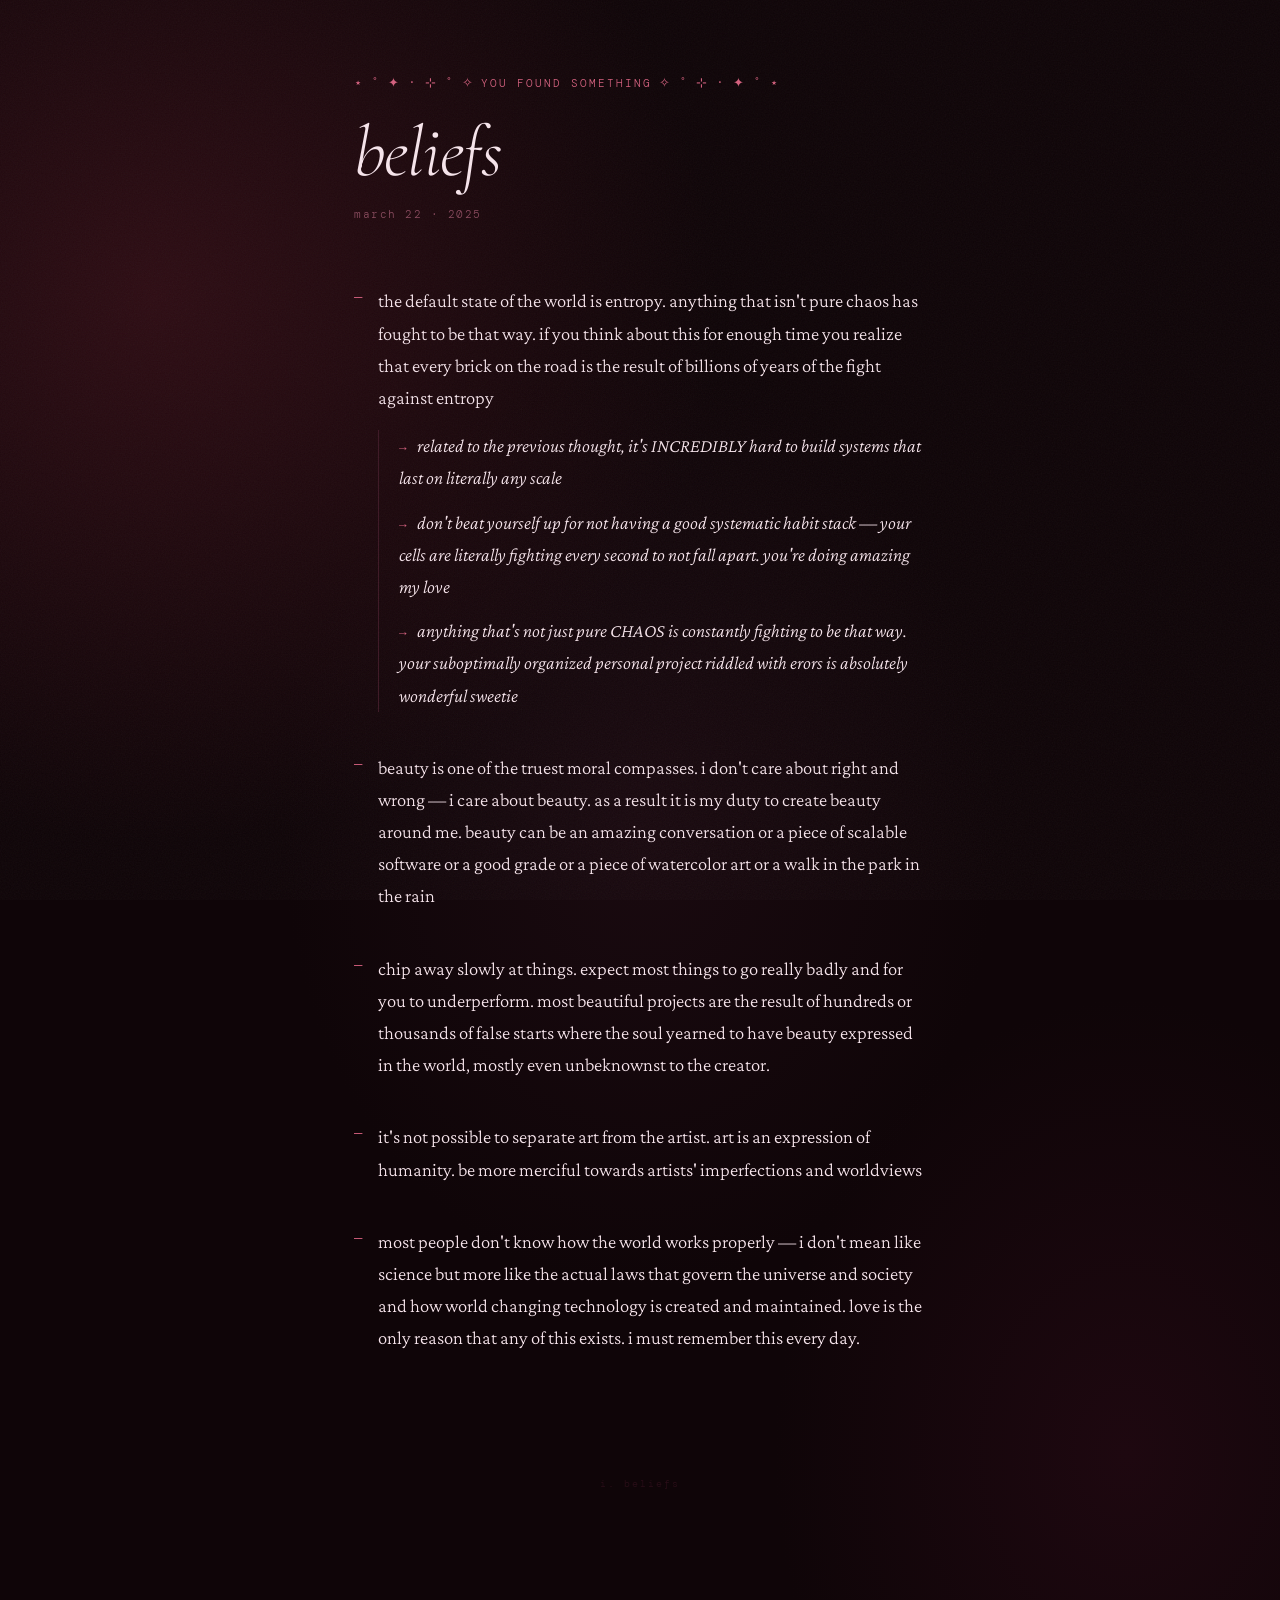
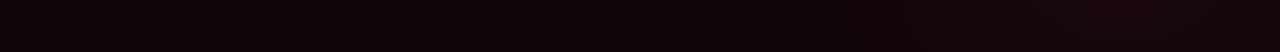
<file: easter/beliefs.html>
<!DOCTYPE html>
<html lang="en">
<head>
  <meta charset="UTF-8">
  <meta name="viewport" content="width=device-width, initial-scale=1.0">
  <title>beliefs</title>
  <link rel="preconnect" href="https://fonts.googleapis.com">
  <link rel="preconnect" href="https://fonts.gstatic.com" crossorigin>
  <link href="https://fonts.googleapis.com/css2?family=Cormorant+Garamond:ital,wght@0,300;0,400;1,300;1,400&family=DM+Mono:wght@300;400&family=Crimson+Pro:ital,wght@0,300;0,400;1,300;1,400&display=swap" rel="stylesheet">
  <style>
    :root {
      --bg:      #0f0508;
      --text:    #f7e5ec;
      --accent:  #d4607e;
      --accent-b:#f08eb8;
      --label:   #8a4a5e;
      --faint:   #2a0e18;
      --border:  #3d1825;
    }

    *, *::before, *::after { box-sizing: border-box; margin: 0; padding: 0; }
    html { font-size: 18px; }

    body {
      background: var(--bg);
      background-image:
        radial-gradient(ellipse 80% 60% at 12% 18%, #2e0d14 0%, transparent 55%),
        radial-gradient(ellipse 55% 55% at 88% 88%, #1e0810 0%, transparent 50%),
        radial-gradient(ellipse 40% 40% at 50% 50%, #1a0a10 0%, transparent 70%);
      color: var(--text);
      font-family: 'Crimson Pro', Georgia, serif;
      font-weight: 300;
      line-height: 1.72;
      min-height: 100vh;
    }

    body::after {
      content: '';
      position: fixed;
      inset: 0;
      background-image: url("data:image/svg+xml,%3Csvg xmlns='http://www.w3.org/2000/svg' width='300' height='300'%3E%3Cfilter id='n'%3E%3CfeTurbulence type='fractalNoise' baseFrequency='0.75' numOctaves='4' stitchTiles='stitch'/%3E%3C/filter%3E%3Crect width='300' height='300' filter='url(%23n)' opacity='1'/%3E%3C/svg%3E");
      opacity: 0.045;
      pointer-events: none;
      z-index: 1000;
    }

    .page {
      max-width: 660px;
      margin: 0 auto;
      padding: 72px 44px 160px;
    }

    .reveal {
      opacity: 0;
      transform: translateY(14px);
      animation: rise 1.2s cubic-bezier(.16,1,.3,1) forwards;
    }
    .reveal:nth-child(1) { animation-delay: 0.05s; }
    .reveal:nth-child(2) { animation-delay: 0.25s; }
    .reveal:nth-child(3) { animation-delay: 0.55s; }

    @keyframes rise {
      to { opacity: 1; transform: none; }
    }

    /* ── Header ── */
    .found {
      font-family: 'DM Mono', monospace;
      font-size: 0.62rem;
      color: var(--accent);
      margin-bottom: 18px;
      display: flex;
      align-items: baseline;
      flex-wrap: wrap;
      gap: 7px;
    }

    .found-text {
      letter-spacing: 0.18em;
      text-transform: uppercase;
    }

    .stars {
      display: inline-block;
      letter-spacing: 0.04em;
      font-size: 0.72rem;
      animation: stars-shimmer 3s ease-in-out infinite;
    }
    .stars.right { animation-delay: 1.1s; }

    @keyframes stars-shimmer {
      0%, 100% { opacity: 0.55; transform: translateY(0); }
      35%       { opacity: 1;    transform: translateY(-1px); }
      70%       { opacity: 0.7;  transform: translateY(1px); }
    }

    h1 {
      font-family: 'Cormorant Garamond', serif;
      font-size: clamp(2.6rem, 7vw, 4rem);
      font-weight: 300;
      font-style: italic;
      line-height: 1.12;
      letter-spacing: -0.015em;
      color: var(--text);
      margin-bottom: 12px;
    }

    .header-date {
      font-family: 'DM Mono', monospace;
      font-size: 0.6rem;
      letter-spacing: 0.14em;
      color: var(--label);
      margin-bottom: 62px;
    }

    /* ── Beliefs ── */
    .beliefs { list-style: none; display: flex; flex-direction: column; gap: 40px; }

    .belief {
      position: relative;
      padding-left: 24px;
      font-size: 1.04rem;
      color: var(--text);
    }

    .belief::before {
      content: '—';
      position: absolute;
      left: 0;
      top: 1px;
      font-family: 'DM Mono', monospace;
      font-size: 0.75rem;
      color: var(--accent);
    }

    .belief .indent {
      margin-top: 16px;
      padding-left: 20px;
      border-left: 1px solid var(--border);
      display: flex;
      flex-direction: column;
      gap: 12px;
    }

    .belief .indent span {
      font-style: italic;
      font-size: 1.04rem;
      color: var(--text);
    }

    .belief .indent span::before {
      content: '→ ';
      font-family: 'DM Mono', monospace;
      font-size: 0.7rem;
      font-style: normal;
      color: var(--accent);
      margin-right: 2px;
    }

    /* ── Footer ── */
    .footer {
      margin-top: 120px;
      text-align: center;
      font-family: 'DM Mono', monospace;
      font-size: 0.58rem;
      letter-spacing: 0.2em;
      color: var(--faint);
      user-select: none;
    }

    @media (max-width: 580px) {
      .page { padding: 56px 28px 120px; }
    }
  </style>
</head>
<body>
  <div class="page">

    <header class="reveal">
      <p class="found">
        <span class="stars left">⋆ ˚ ✦ · ⊹ ˚ ✧</span>
        <span class="found-text">you found something</span>
        <span class="stars right">✧ ˚ ⊹ · ✦ ˚ ⋆</span>
      </p>
      <h1>beliefs</h1>
      <p class="header-date">march 22 · 2025</p>
    </header>

    <section class="reveal">
      <ul class="beliefs">

        <li class="belief">
          the default state of the world is entropy. anything that isn't pure chaos has fought to be that way. if you think about this for enough time you realize that every brick on the road is the result of billions of years of the fight against entropy
          <div class="indent">
            <span>related to the previous thought, it's INCREDIBLY hard to build systems that last on literally any scale</span>
            <span>don't beat yourself up for not having a good systematic habit stack — your cells are literally fighting every second to not fall apart. you're doing amazing my love</span>
            <span>anything that's not just pure CHAOS is constantly fighting to be that way. your suboptimally organized personal project riddled with erors is absolutely wonderful sweetie</span>
          </div>
        </li>

        <li class="belief">
          beauty is one of the truest moral compasses. i don't care about right and wrong — i care about beauty. as a result it is my duty to create beauty around me. beauty can be an amazing conversation or a piece of scalable software or a good grade or a piece of watercolor art or a walk in the park in the rain
        </li>

        <li class="belief">
          chip away slowly at things. expect most things to go really badly and for you to underperform. most beautiful projects are the result of hundreds or thousands of false starts where the soul yearned to have beauty expressed in the world, mostly even unbeknownst to the creator.
        </li>

        <li class="belief">
          it's not possible to separate art from the artist. art is an expression of humanity. be more merciful towards artists' imperfections and worldviews
        </li>

        <li class="belief">
          most people don't know how the world works properly — i don't mean like science but more like the actual laws that govern the universe and society and how world changing technology is created and maintained. love is the only reason that any of this exists. i must remember this every day.
        </li>

      </ul>
    </section>

    <p class="footer reveal">i. beliefs</p>

  </div>
</body>
</html>
</file>
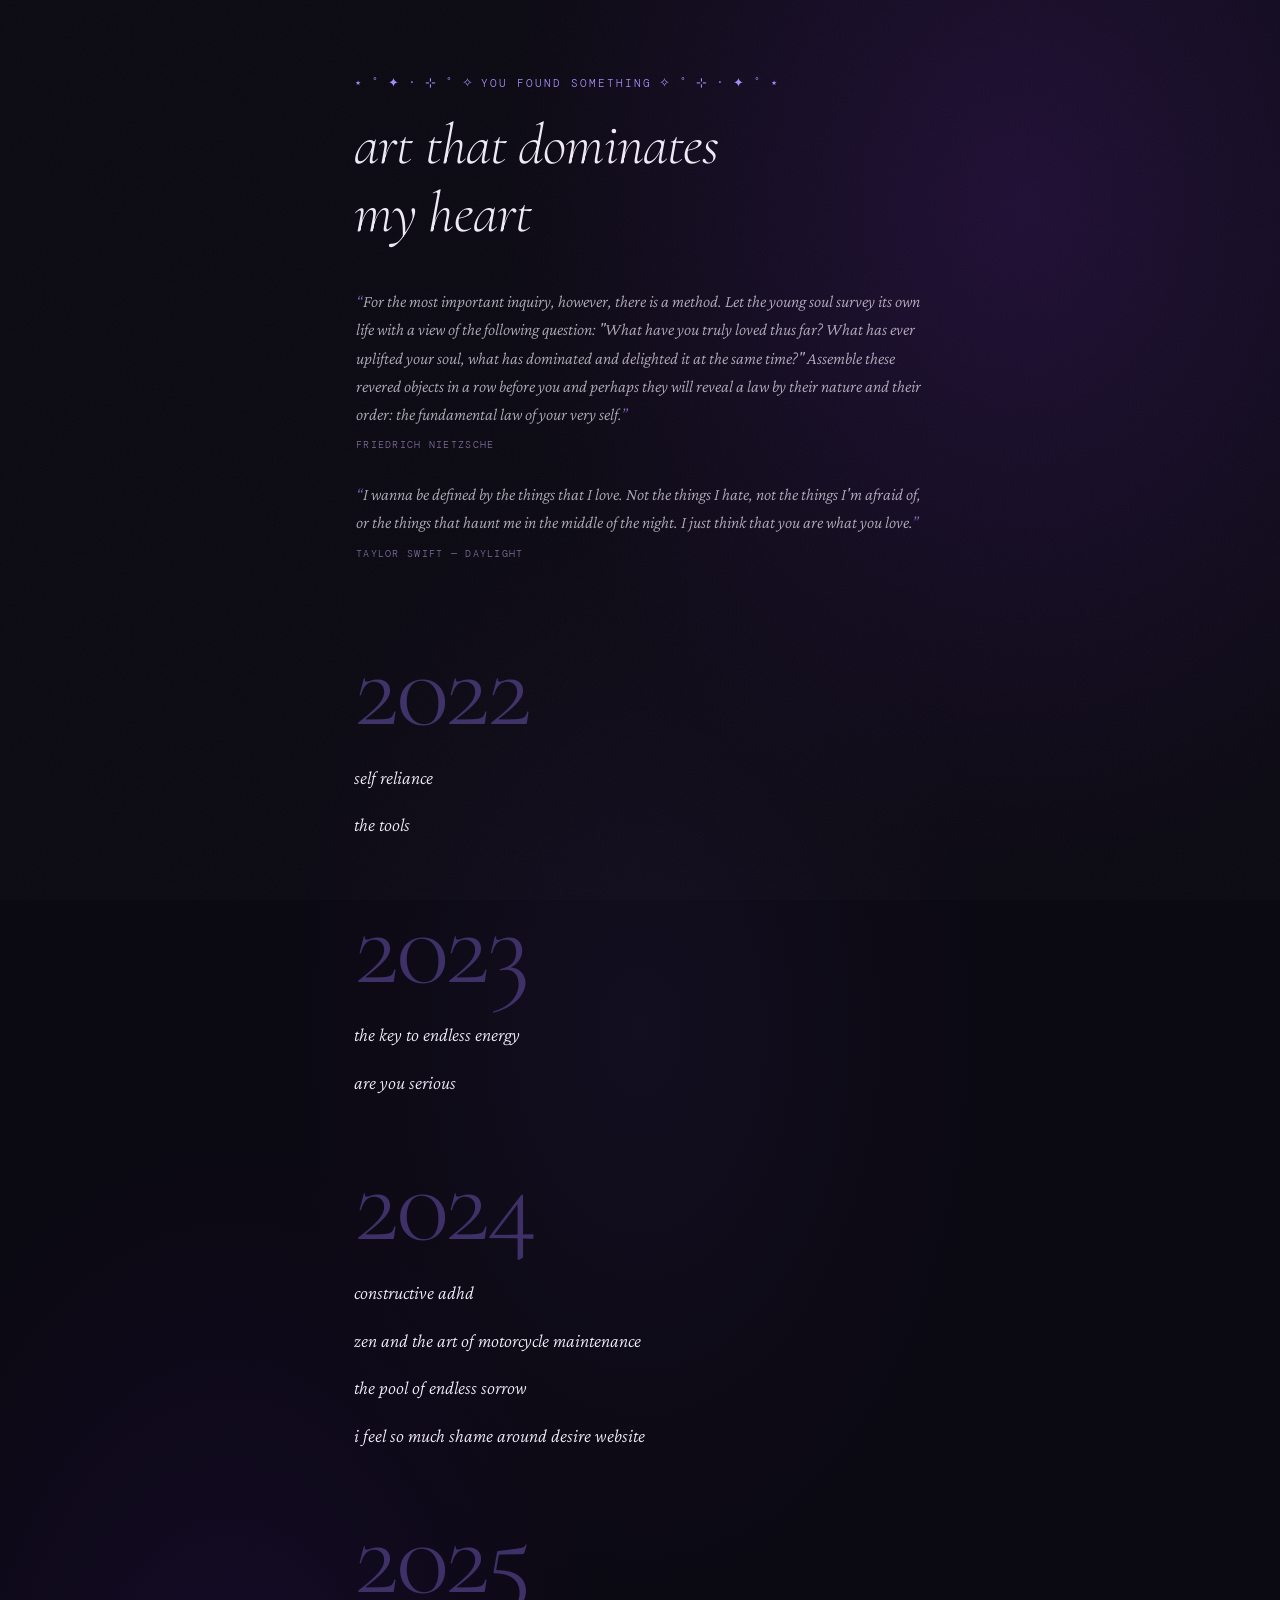
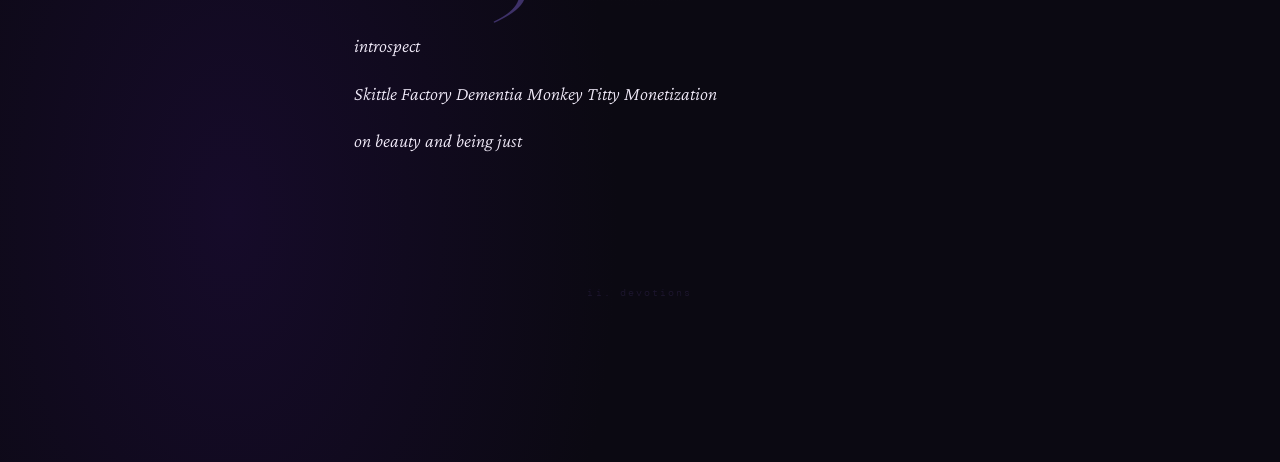
<file: easter/soul.html>
<!DOCTYPE html>
<html lang="en">
<head>
  <meta charset="UTF-8">
  <meta name="viewport" content="width=device-width, initial-scale=1.0">
  <title>art that dominates my heart</title>
  <link rel="preconnect" href="https://fonts.googleapis.com">
  <link rel="preconnect" href="https://fonts.gstatic.com" crossorigin>
  <link href="https://fonts.googleapis.com/css2?family=Cormorant+Garamond:ital,wght@0,300;0,400;1,300;1,400&family=DM+Mono:wght@300;400&family=Crimson+Pro:ital,wght@0,300;0,400;1,300;1,400&display=swap" rel="stylesheet">
  <style>
    :root {
      --bg:      #0b0912;
      --text:    #f0eaf8;
      --accent:  #a78bfa;
      --accent-b:#c4b5fd;
      --label:   #7a6a99;
      --faint:   #1e1730;
      --border:  #2e2448;
      --v-dim:   #3d2e6b;
    }

    *, *::before, *::after { box-sizing: border-box; margin: 0; padding: 0; }
    html { font-size: 18px; }

    body {
      background: var(--bg);
      background-image:
        radial-gradient(ellipse 70% 55% at 80% 10%, #1f0f35 0%, transparent 58%),
        radial-gradient(ellipse 55% 60% at 18% 88%, #160b2a 0%, transparent 55%),
        radial-gradient(ellipse 40% 40% at 50% 50%, #130e20 0%, transparent 70%);
      color: var(--text);
      font-family: 'Crimson Pro', Georgia, serif;
      font-weight: 300;
      line-height: 1.72;
      min-height: 100vh;
    }

    body::after {
      content: '';
      position: fixed;
      inset: 0;
      background-image: url("data:image/svg+xml,%3Csvg xmlns='http://www.w3.org/2000/svg' width='300' height='300'%3E%3Cfilter id='n'%3E%3CfeTurbulence type='fractalNoise' baseFrequency='0.75' numOctaves='4' stitchTiles='stitch'/%3E%3C/filter%3E%3Crect width='300' height='300' filter='url(%23n)' opacity='1'/%3E%3C/svg%3E");
      opacity: 0.04;
      pointer-events: none;
      z-index: 1000;
    }

    .page {
      max-width: 660px;
      margin: 0 auto;
      padding: 72px 44px 160px;
    }

    .reveal {
      opacity: 0;
      transform: translateY(14px);
      animation: rise 1.2s cubic-bezier(.16,1,.3,1) forwards;
    }
    .reveal:nth-child(1) { animation-delay: 0.05s; }
    .reveal:nth-child(2) { animation-delay: 0.25s; }
    .reveal:nth-child(3) { animation-delay: 0.55s; }
    .reveal:nth-child(4) { animation-delay: 0.8s; }

    @keyframes rise {
      to { opacity: 1; transform: none; }
    }

    /* ── Header ── */
    .found {
      font-family: 'DM Mono', monospace;
      font-size: 0.62rem;
      color: var(--accent);
      margin-bottom: 18px;
      display: flex;
      align-items: baseline;
      flex-wrap: wrap;
      gap: 7px;
    }

    .found-text {
      letter-spacing: 0.18em;
      text-transform: uppercase;
    }

    .stars {
      display: inline-block;
      letter-spacing: 0.04em;
      font-size: 0.72rem;
      animation: stars-shimmer 3s ease-in-out infinite;
    }
    .stars.right { animation-delay: 1.1s; }

    @keyframes stars-shimmer {
      0%, 100% { opacity: 0.55; transform: translateY(0); }
      35%       { opacity: 1;    transform: translateY(-1px); }
      70%       { opacity: 0.7;  transform: translateY(1px); }
    }

    h1 {
      font-family: 'Cormorant Garamond', serif;
      font-size: clamp(2rem, 6vw, 3.2rem);
      font-weight: 300;
      font-style: italic;
      line-height: 1.18;
      letter-spacing: -0.015em;
      color: var(--text);
      margin-bottom: 40px;
    }

    /* ── Epigraphs ── */
    .epigraphs {
      display: flex;
      flex-direction: column;
      gap: 28px;
      margin-bottom: 80px;
      padding-left: 2px;
    }

    .epigraph-text {
      font-family: 'Crimson Pro', serif;
      font-style: italic;
      font-size: 0.95rem;
      line-height: 1.65;
      color: var(--text);
      opacity: 0.72;
      margin-bottom: 7px;
    }

    .epigraph-text::before { content: '\201C'; color: var(--accent); opacity: 1; }
    .epigraph-text::after  { content: '\201D'; color: var(--accent); opacity: 1; }

    .epigraph-source {
      font-family: 'DM Mono', monospace;
      font-size: 0.55rem;
      letter-spacing: 0.13em;
      text-transform: uppercase;
      color: var(--label);
    }

    /* ── Divider ── */
    .divider {
      height: 1px;
      background: var(--border);
      margin: 72px 0;
      position: relative;
    }

    .divider::after {
      content: '◈';
      position: absolute;
      left: 50%;
      top: 50%;
      transform: translate(-50%, -50%);
      font-size: 0.6rem;
      color: var(--v-dim);
      background: var(--bg);
      padding: 0 14px;
    }

    /* ── Timeline ── */
    .years { display: flex; flex-direction: column; gap: 52px; }

    .year-number {
      font-family: 'Cormorant Garamond', serif;
      font-size: 6.2rem;
      font-weight: 300;
      line-height: 0.85;
      color: #3e3168;
      letter-spacing: -0.03em;
      margin-bottom: 20px;
      user-select: none;
    }

    .year-items { list-style: none; display: flex; flex-direction: column; gap: 4px; }

    .year-item {
      font-family: 'Crimson Pro', serif;
      font-style: italic;
      font-size: 1.05rem;
      padding: 5px 0;
      border-bottom: 1px solid transparent;
      transition: border-color 0.25s ease, padding-left 0.25s ease;
    }

    .year-item a {
      color: var(--text);
      text-decoration: none;
      transition: color 0.25s ease;
    }

    .year-item:hover {
      border-color: var(--border);
      padding-left: 6px;
    }

    .year-item a:hover { color: var(--accent-b); }

    /* ── Footer ── */
    .footer {
      margin-top: 120px;
      text-align: center;
      font-family: 'DM Mono', monospace;
      font-size: 0.58rem;
      letter-spacing: 0.2em;
      color: var(--faint);
      user-select: none;
    }

    @media (max-width: 580px) {
      .page { padding: 56px 28px 120px; }
      .year-number { font-size: 4rem; }
    }
  </style>
</head>
<body>
  <div class="page">

    <header class="reveal">
      <p class="found">
        <span class="stars left">⋆ ˚ ✦ · ⊹ ˚ ✧</span>
        <span class="found-text">you found something</span>
        <span class="stars right">✧ ˚ ⊹ · ✦ ˚ ⋆</span>
      </p>
      <h1>art that dominates<br>my heart</h1>

      <div class="epigraphs">
        <div class="epigraph">
          <p class="epigraph-text">For the most important inquiry, however, there is a method. Let the young soul survey its own life with a view of the following question: "What have you truly loved thus far? What has ever uplifted your soul, what has dominated and delighted it at the same time?" Assemble these revered objects in a row before you and perhaps they will reveal a law by their nature and their order: the fundamental law of your very self.</p>
          <p class="epigraph-source">Friedrich Nietzsche</p>
        </div>

        <div class="epigraph">
          <p class="epigraph-text">I wanna be defined by the things that I love. Not the things I hate, not the things I'm afraid of, or the things that haunt me in the middle of the night. I just think that you are what you love.</p>
          <p class="epigraph-source">Taylor Swift — Daylight</p>
        </div>
      </div>
    </header>

    <section class="reveal">
      <div class="years">

        <div class="year-block">
          <p class="year-number">2022</p>
          <ul class="year-items">
            <li class="year-item"><a href="https://archive.vcu.edu/english/engweb/transcendentalism/authors/emerson/essays/selfreliance.html" target="_blank">self reliance</a></li>
            <li class="year-item"><a href="https://www.amazon.com/Tools-Courage-Creativity-Willpower-Inspire/dp/0812983041" target="_blank">the tools</a></li>
          </ul>
        </div>

        <div class="year-block">
          <p class="year-number">2023</p>
          <ul class="year-items">
            <li class="year-item"><a href="https://inspiremetoday.com/brilliance/the-key-to-having-endless-energy/" target="_blank">the key to endless energy</a></li>
            <li class="year-item"><a href="https://visakanv.substack.com/p/are-you-seriousx" target="_blank">are you serious</a></li>
          </ul>
        </div>

        <div class="year-block">
          <p class="year-number">2024</p>
          <ul class="year-items">
            <li class="year-item"><a href="https://docs.google.com/document/d/1ZDV-0WS8DrBDebF3fvUFj9aXQvLnwFc7optFgL1MpFk/edit?tab=t.0" target="_blank">constructive adhd</a></li>
            <li class="year-item"><a href="https://www.amazon.com/Zen-Art-Motorcycle-Maintenance-Inquiry/dp/0060589469" target="_blank">zen and the art of motorcycle maintenance</a></li>
            <li class="year-item"><a href="https://aella.substack.com/p/the-pool-of-infinite-sorrow" target="_blank">the pool of endless sorrow</a></li>
            <li class="year-item"><a href="https://ifeelsomuchsha.me/" target="_blank">i feel so much shame around desire website</a></li>
          </ul>
        </div>

        <div class="year-block">
          <p class="year-number">2025</p>
          <ul class="year-items">
            <li class="year-item"><a href="https://visakanv.gumroad.com/l/introspect" target="_blank">introspect</a></li>
            <li class="year-item"><a href="https://parakeet.substack.com/p/skittle-factory-dementia-monkey-titty" target="_blank">Skittle Factory Dementia Monkey Titty Monetization</a></li>
            <li class="year-item"><a href="https://www.amazon.com/Beauty-Being-Just-Elaine-Scarry/dp/0691089590" target="_blank">on beauty and being just</a></li>
          </ul>
        </div>

      </div>
    </section>

    <p class="footer reveal">ii. devotions</p>

  </div>
</body>
</html>
</file>
<file: style.css>
:root {
  --cream: #f5f2ec;
  --crimson: #8b1a1a;
  --ink: #0d0d0d;
  --muted: #888;
  --rule: #dddbd7;
}

*, *::before, *::after {
  box-sizing: border-box;
  margin: 0;
  padding: 0;
}

html {
  font-size: 18px;
}

body {
  background: var(--cream);
  color: var(--ink);
  font-family: 'IBM Plex Mono', 'Courier New', monospace;
  line-height: 1.75;
  -webkit-font-smoothing: antialiased;
}

.container {
  max-width: 620px;
  margin: 0 auto;
  padding: 80px 32px 80px;
  animation: appear 0.9s cubic-bezier(0.16, 1, 0.3, 1) both;
}

@keyframes appear {
  from {
    opacity: 0;
    transform: translateY(16px);
  }
  to {
    opacity: 1;
    transform: translateY(0);
  }
}

/* ── Header ── */

header {
  margin-bottom: 24px;
}

.header-inner {
  display: flex;
  align-items: center;
  justify-content: space-between;
  gap: 24px;
  margin-bottom: 24px;
}

h1 {
  font-family: 'Playfair Display', Georgia, serif;
  font-size: clamp(2.8rem, 8vw, 4.2rem);
  font-weight: 400;
  font-style: italic;
  letter-spacing: -0.02em;
  line-height: 1;
  color: var(--crimson);
}

.header-photo {
  width: 154px;
  height: 154px;
  object-fit: cover;
  border-radius: 50%;
  flex-shrink: 0;
}

.social {
  display: flex;
  gap: 14px;
  margin-top: 12px;
}

.social a {
  color: var(--crimson);
  text-decoration: none;
  display: flex;
  align-items: center;
  transition: color 0.2s;
}

.social a:hover {
  color: var(--ink);
}

.social svg {
  width: 23px;
  height: 23px;
}

.social a:nth-child(3) svg {
  width: 28px;
  height: 28px;
}

.rule {
  height: 1px;
  background: var(--ink);
}

/* ── Sections ── */

section {
  margin-bottom: 48px;
}

h2 {
  font-family: 'IBM Plex Mono', monospace;
  font-size: 0.6rem;
  font-weight: 400;
  letter-spacing: 0.18em;
  text-transform: uppercase;
  color: var(--muted);
  border-top: 1px solid var(--rule);
  padding-top: 18px;
  margin-bottom: 22px;
}

.entry {
  margin-bottom: 26px;
}

.entry:last-child {
  margin-bottom: 0;
}

h3 {
  font-family: 'Playfair Display', Georgia, serif;
  font-size: 1.2rem;
  font-weight: 400;
  font-style: italic;
  color: var(--crimson);
  margin-bottom: 6px;
  line-height: 1.4;
}

p {
  font-family: 'IBM Plex Mono', monospace;
  font-size: 0.82rem;
  font-weight: 300;
  color: var(--ink);
  line-height: 1.8;
}

a {
  color: inherit;
  text-decoration: underline;
  text-underline-offset: 3px;
  text-decoration-thickness: 1px;
  text-decoration-color: var(--rule);
  transition: text-decoration-color 0.2s;
}

a:hover {
  text-decoration-color: var(--ink);
}

h3 a {
  color: var(--crimson);
  text-decoration-color: rgba(139, 26, 26, 0.3);
}

h3 a:hover {
  text-decoration-color: var(--crimson);
}

.links {
  margin-top: 10px;
  display: flex;
  flex-direction: row;
  gap: 12px;
}

.links a {
  font-size: 0.78rem;
  color: var(--muted);
  text-decoration: none;
  transition: color 0.2s;
}

.links a:hover {
  color: var(--ink);
}

/* ── Footer ── */

footer {
  margin-top: 64px;
}

.footer-inner {
  padding-top: 32px;
}

/* ── Mobile ── */

@media (max-width: 480px) {
  .container {
    padding: 48px 24px 64px;
  }
}
</file>
<file: gamify/style.css>
/* Pixel Classroom's palette and type: dusk sky, dark cabinet panels with a
   pink trim, gold for reward. */
:root {
  --ink: #f5ecfa;
  --ink-soft: #cfc3e8;
  --ink-dim: #958ab8;
  --accent: #ff6ba3;
  --accent-deep: #b8477a;
  --gold: #f2c14e;
  --gold-hi: #ffe08a;
  --green: #8fd4a8;
  --blue: #7fb3f2;
  --violet: #c78ff2;
  --red: #ff5a6e;
  --cab: #1d1740;
  --cab-top: #2a2259;
  --cab-hi: #473c8c;
  --cab-lo: #110c28;
  --cab-well: #0f0b24;
  --cab-row: #171234;
  --edge: #3a2f4d;
  --font-pixel: 'Silkscreen', 'Courier New', monospace;
  --font-ui: 'Inter', system-ui, -apple-system, sans-serif;
  --font-read: 'Source Serif 4', Georgia, serif;
  --font-num: 'Jersey 10', 'DotGothic16', ui-monospace, monospace;
  --hud-h: 58px;
  --map-w: 210px;
}

*, *::before, *::after { box-sizing: border-box; margin: 0; padding: 0; }
html { scroll-behavior: smooth; scroll-padding-top: calc(var(--hud-h) + 16px); }
body {
  background: #241a4f;
  color: var(--ink);
  font-family: var(--font-ui);
  font-size: 17px;
  line-height: 1.85;
  overflow-x: hidden;
}
button { font-family: var(--font-ui); color: var(--ink); cursor: pointer; border: 0; background: none; }
input { font-family: var(--font-ui); color: var(--ink); }
a { color: var(--gold); }
.px { image-rendering: pixelated; display: block; height: auto; }
.num { font-family: var(--font-num); font-variant-numeric: tabular-nums; font-size: 1.25em; line-height: 1; letter-spacing: .02em; }

/* ── Sky: stepped bands, never a smooth gradient ── */
#sky {
  position: fixed; inset: 0; z-index: -1;
  background: linear-gradient(#1b1442 0 14%, #241a52 14% 28%, #2f2160 28% 42%, #3d2a6c 42% 56%,
    #553578 56% 68%, #74437f 68% 79%, #9a5486 79% 89%, #c26a8c 89% 100%);
}
#sky svg { width: 100%; height: 100%; display: block; }
.twinkle { animation: twinkle 3.2s steps(2) infinite; }
@keyframes twinkle { 50% { opacity: .25; } }

/* ── Cabinet panel: the frame every widget sits in ── */
.cab {
  background: var(--cab);
  border: 3px solid var(--cab-lo);
  box-shadow: inset 0 3px 0 var(--cab-top), inset 0 -3px 0 var(--cab-lo), 0 0 0 2px var(--accent), 0 6px 0 2px #0b0819;
}

/* ── HUD ── */
#hud {
  position: fixed; top: 0; left: 0; right: 0; z-index: 30; height: var(--hud-h);
  display: flex; align-items: center; gap: 12px; padding: 0 14px;
  background: var(--cab); border-bottom: 3px solid var(--accent);
  box-shadow: 0 4px 0 #0b0819;
}
.hud-main { flex: 1; max-width: 560px; margin: 0 auto; }
.hud-row { display: flex; justify-content: space-between; align-items: baseline; font-family: var(--font-pixel); font-size: 12px; letter-spacing: 1px; }
.hud-title { color: var(--gold); text-transform: uppercase; }
.hud-xp { color: var(--ink-soft); }
.bar { height: 12px; margin-top: 5px; background: var(--cab-well); border: 2px solid var(--cab-lo); box-shadow: inset 0 2px 0 #000; }
.bar-fill { height: 100%; width: 10%; background: repeating-linear-gradient(90deg, var(--gold) 0 6px, var(--gold-hi) 6px 8px); transition: width .4s steps(8); }
.hud-btn {
  font-family: var(--font-pixel); font-size: 12px; letter-spacing: 1px; padding: 7px 10px;
  background: var(--cab-top); border: 2px solid var(--cab-hi); box-shadow: 0 3px 0 var(--cab-lo);
}
.hud-btn:active { transform: translateY(2px); box-shadow: none; }
.hud-btn.pulse { animation: pulse .5s steps(2) 3; }
@keyframes pulse { 50% { background: var(--accent-deep); } }
#hudMap { display: none; }

/* ── Quest map ── */
#map {
  position: fixed; top: calc(var(--hud-h) + 18px); left: 18px; bottom: 18px; width: var(--map-w); z-index: 20;
  padding: 12px 10px; overflow-y: auto;
  background: var(--cab); border: 3px solid var(--cab-lo);
  box-shadow: inset 0 3px 0 var(--cab-top), 0 0 0 2px var(--accent-deep), 0 6px 0 2px #0b0819;
}
.map-head { font-family: var(--font-pixel); font-size: 13px; letter-spacing: 3px; color: var(--accent); text-align: center; }
.map-pct { font-family: var(--font-pixel); font-size: 11px; color: var(--ink-dim); text-align: center; margin-top: 6px; }
#mapBody svg { width: 100%; height: auto; display: block; }
.map-node { cursor: pointer; }
.map-label { font-family: var(--font-pixel); font-size: 7px; fill: var(--ink-soft); }
.map-label.on { fill: var(--gold); }
.map-legend { font-size: 12px; color: var(--ink-dim); line-height: 1.5; margin-top: 8px; }
.map-legend b { color: var(--ink-soft); font-weight: 400; }
.map-legend { display: flex; justify-content: center; flex-wrap: wrap; gap: 4px 12px; font-family: var(--font-pixel); font-size: 9px; letter-spacing: .5px; text-transform: uppercase; }
.map-legend > span { display: inline-flex; align-items: center; gap: 5px; }
.map-legend .ico-sign, .map-legend .ico-chest { display: inline-block; width: 16px; height: 16px; }
.map-legend svg { width: 100%; height: 100%; display: block; }
.map-legend .ico-stop { width: 10px; height: 10px; background: #2a2259; box-shadow: 0 0 0 3px #473c8c; margin: 0 2px; }

@media (max-width: 1180px) {
  #hudMap { display: block; }
  #map { display: none; left: 50%; transform: translateX(-50%); width: min(320px, calc(100vw - 32px)); bottom: auto; max-height: calc(100vh - var(--hud-h) - 40px); }
  #map.open { display: block; }
  #map.open #mapBody svg { width: auto; max-width: 100%; height: 62vh; margin: 0 auto; }
}

/* ── Essay ── */
.paper {
  max-width: 700px; margin: calc(var(--hud-h) + 34px) auto 80px; padding: 34px 40px 40px;
  background: rgba(17, 12, 40, .92); border: 3px solid var(--cab-lo);
  box-shadow: inset 0 3px 0 var(--cab-top), 0 0 0 2px var(--accent-deep), 0 8px 0 2px #0b0819;
}
@media (min-width: 1181px) { .paper { margin-left: max(calc(var(--map-w) + 50px), calc(50% - 350px)); } }
@media (max-width: 640px) {
  body { font-size: 16px; }
  .paper { margin: calc(var(--hud-h) + 16px) 8px 40px; padding: 22px 16px 28px; }
}
h1 {
  font-family: var(--font-pixel); font-weight: 700; font-size: clamp(24px, 5vw, 34px); line-height: 1.25;
  color: var(--gold); text-shadow: 0 3px 0 #0b0819; margin: 18px 0 6px; letter-spacing: .5px;
}
h2 {
  font-family: var(--font-pixel); font-weight: 400; font-size: 18px; line-height: 1.5; color: var(--accent);
  margin: 46px 0 14px; padding-top: 22px; border-top: 2px dashed var(--edge);
}
.byline { font-family: var(--font-pixel); font-size: 12px; color: var(--ink-dim); margin-bottom: 18px; }
.note { background: var(--cab-row); border-left: 4px solid var(--gold); padding: 10px 14px; margin: 18px 0 26px; color: var(--ink-soft); }
.note b { color: var(--gold); font-weight: 400; }
p { margin: 0 0 18px; }
.lede { margin-top: 46px; padding-top: 22px; border-top: 2px dashed var(--edge); font-size: 1.08em; color: var(--accent); }
ul { margin: 0 0 20px 0; list-style: none; }
li { position: relative; padding-left: 26px; margin-bottom: 10px; }
ul li::before { content: ''; position: absolute; left: 4px; top: .7em; width: 8px; height: 8px; background: var(--accent); box-shadow: 2px 2px 0 var(--accent-deep); }
.divider { text-align: center; color: var(--accent); letter-spacing: 12px; margin: 40px 0 10px; }

/* jargon: dotted underline, a tooltip, a few XP the first time */
.term { border-bottom: 2px dotted var(--ink-dim); cursor: help; }
.term.seen { border-bottom-color: var(--edge); }
.term.hunt-live { color: var(--gold-hi); border-bottom: 2px dotted var(--gold); animation: glow 2.4s steps(3) infinite; cursor: pointer; }
.term.hunt-done { color: var(--green); border-bottom: 2px solid var(--green); animation: none; }
@keyframes glow { 50% { text-shadow: 0 0 8px rgba(242, 193, 78, .8); } }
#tip {
  position: absolute; z-index: 60; max-width: 280px; padding: 9px 12px; font-size: 14px; line-height: 1.5;
  background: var(--cab-well); border: 2px solid var(--gold); box-shadow: 0 4px 0 #0b0819; pointer-events: none;
}
#tip b { color: var(--gold); font-weight: 400; display: block; font-family: var(--font-pixel); font-size: 11px; letter-spacing: 1px; text-transform: uppercase; }
#tip .hunt { display: block; margin-top: 6px; color: var(--accent); }

sup.fnref { font-family: var(--font-pixel); font-size: 11px; color: var(--gold); cursor: pointer; padding: 0 2px; }
.footnotes { margin-top: 50px; padding-top: 18px; border-top: 2px dashed var(--edge); font-size: 14px; color: var(--ink-soft); }
.footnotes h3 { font-family: var(--font-pixel); font-weight: 400; font-size: 12px; letter-spacing: 2px; color: var(--ink-dim); margin-bottom: 8px; }
.footnotes ol { padding-left: 22px; }
.footnotes li { padding-left: 4px; }
.footnotes li:target { background: var(--cab-row); outline: 2px solid var(--gold); }

/* ── Illustrations ── */
.illo { margin: 8px 0 22px; border: 3px solid var(--cab-lo); box-shadow: 0 0 0 2px var(--edge); position: relative; background: #1b1442; }
.illo svg { width: 100%; height: auto; display: block; }
.illo .letter { cursor: pointer; }
.illo .greydot { cursor: pointer; }
figcaption { font-size: 13px; color: var(--ink-dim); padding: 6px 10px; background: var(--cab-well); }

/* ── Games: each sits in its own cabinet ── */
.game { margin: 26px 0 30px; }
.gm { background: var(--cab); border: 3px solid var(--cab-lo); box-shadow: inset 0 3px 0 var(--cab-top), 0 0 0 2px var(--trim, var(--accent)), 0 6px 0 2px #0b0819; }
.gm-head { display: flex; align-items: center; gap: 10px; padding: 9px 12px; background: var(--cab-top); border-bottom: 3px solid var(--cab-lo); }
.gm-name { font-family: var(--font-pixel); font-size: 13px; letter-spacing: 2px; color: var(--trim, var(--accent)); text-transform: uppercase; }
.gm-sub { margin-left: auto; font-family: var(--font-pixel); font-size: 11px; color: var(--ink-dim); }
.gm-body { padding: 14px; }
.gm-how { font-size: 14px; color: var(--ink-soft); line-height: 1.6; margin-bottom: 12px; }
.gm-stage { position: relative; background: var(--cab-well); border: 2px solid var(--cab-lo); overflow: hidden; }
.gm-stage svg { width: 100%; height: auto; display: block; }
.gm-out { margin-top: 12px; font-size: 15px; line-height: 1.7; }
.gm-out b { color: var(--gold); font-weight: 400; }

.btn {
  font-family: var(--font-pixel); font-size: 12px; letter-spacing: 1.5px; text-transform: uppercase;
  padding: 10px 14px; color: #2a1d0a; background: var(--gold); border: 2px solid #8a5f17;
  box-shadow: inset 0 2px 0 var(--gold-hi), 0 4px 0 #6b4510;
}
.btn:active { transform: translateY(3px); box-shadow: inset 0 2px 0 var(--gold-hi); }
.btn.alt { color: var(--ink); background: var(--cab-top); border-color: var(--cab-hi); box-shadow: inset 0 2px 0 var(--cab-hi), 0 4px 0 var(--cab-lo); }
.btn.pink { color: #fff; background: var(--accent); border-color: var(--accent-deep); box-shadow: inset 0 2px 0 #ffb7d3, 0 4px 0 #7a2a52; }
.btn:disabled { opacity: .45; cursor: default; transform: none; }
.btn-row { display: flex; gap: 10px; flex-wrap: wrap; margin-top: 12px; }

/* ── Notification badges ── */
.badge-slot { position: relative; height: 0; }
.nbadge {
  position: absolute; right: -78px; top: -14px; width: 200px; z-index: 5;
  display: flex; align-items: center; gap: 8px; text-align: left; padding: 7px 9px;
  font-size: 13px; line-height: 1.35; background: var(--cab-well); border: 2px solid var(--red);
  box-shadow: 0 4px 0 #0b0819; animation: popin .35s steps(4) both;
}
.nbadge .px { width: 18px; flex: 0 0 auto; }
.nbadge::after { content: ''; position: absolute; top: -6px; right: -6px; width: 12px; height: 12px; background: var(--red); box-shadow: 0 0 0 2px var(--cab-well); animation: blink 1s steps(2) infinite; }
.nbadge.opened { border-color: var(--edge); opacity: .55; }
.nbadge.opened::after { display: none; }
@keyframes popin { from { transform: scale(.6); opacity: 0; } }
@keyframes blink { 50% { opacity: .2; } }
@media (max-width: 1320px) {
  .badge-slot { height: auto; display: flex; justify-content: flex-end; margin: -6px 0 16px; }
  .nbadge { position: relative; right: auto; top: auto; }
}

/* ── Toasts, FOMO, modal ── */
#toasts { position: fixed; z-index: 70; top: calc(var(--hud-h) + 12px); right: 14px; display: flex; flex-direction: column; gap: 8px; align-items: flex-end; pointer-events: none; }
.toast {
  pointer-events: auto; max-width: 300px; padding: 8px 12px; font-size: 14px; line-height: 1.45;
  background: var(--cab); border: 2px solid var(--gold); box-shadow: 0 4px 0 #0b0819; animation: slidein .3s steps(4) both;
}
.toast.xp { border-color: var(--gold); }
.toast.msg { border-color: var(--red); cursor: pointer; }
.toast b { color: var(--gold); font-weight: 400; }
.toast.out { animation: slideout .3s steps(4) both; }
@keyframes slidein { from { transform: translateX(40px); opacity: 0; } }
@keyframes slideout { to { transform: translateX(40px); opacity: 0; } }

#fomo {
  position: fixed; z-index: 40; right: 14px; bottom: 14px; width: 220px; padding: 10px 12px;
  background: var(--cab); border: 2px solid var(--accent); box-shadow: 0 5px 0 #0b0819; font-size: 13px; line-height: 1.4;
}
#fomo .fomo-h { font-family: var(--font-pixel); font-size: 10px; letter-spacing: 1.5px; color: var(--accent); }
#fomo .fomo-t { font-family: var(--font-num); font-size: 30px; color: var(--gold); line-height: 1.1; }
#fomo .fomo-x { position: absolute; top: 2px; right: 6px; color: var(--ink-dim); font-size: 14px; }
#fomo .btn { width: 100%; margin-top: 6px; padding: 7px; }

#modal { position: fixed; inset: 0; z-index: 80; background: rgba(11, 8, 25, .72); display: flex; align-items: center; justify-content: center; padding: 16px; }
#modal[hidden] { display: none; }
.modal-card { width: min(460px, 100%); max-height: 88vh; overflow-y: auto; padding: 20px 22px; background: var(--cab); border: 3px solid var(--cab-lo); box-shadow: inset 0 3px 0 var(--cab-top), 0 0 0 2px var(--accent), 0 8px 0 2px #0b0819; }
.modal-card h3 { font-family: var(--font-pixel); font-weight: 400; font-size: 14px; letter-spacing: 2px; color: var(--accent); margin-bottom: 10px; text-transform: uppercase; }
.modal-card p { font-size: 15px; }
.modal-card .flat { color: var(--ink-dim); font-size: 14px; }
.modal-card .useful { color: var(--gold-hi); }

.stampcard { display: grid; grid-template-columns: repeat(5, 1fr); gap: 8px; margin: 10px 0; }
.stamp { aspect-ratio: 1; display: flex; flex-direction: column; align-items: center; justify-content: center; text-align: center; padding: 4px;
  font-family: var(--font-pixel); font-size: 8px; line-height: 1.2; color: var(--ink-dim); background: var(--cab-well); border: 2px dashed var(--edge); }
.stamp.got { color: #2a1d0a; background: var(--gold); border: 2px solid #8a5f17; }
.stamp.got.foil { background: linear-gradient(135deg, #ffe08a, #ff9ad0 35%, #9ad8ff 65%, #c7ff9a); animation: foil 2s steps(6) infinite; }
@keyframes foil { 50% { filter: hue-rotate(60deg); } }
.stamp .px { width: 60%; margin-bottom: 3px; }

#dpad { position: fixed; z-index: 75; left: 50%; bottom: 16px; transform: translateX(-50%); display: grid; grid-template-columns: repeat(3, 48px) 16px repeat(2, 48px); grid-template-rows: repeat(2, 44px); gap: 6px; padding: 10px; background: var(--cab); border: 2px solid var(--accent); box-shadow: 0 5px 0 #0b0819; }
#dpad[hidden] { display: none; }
#dpad button { font-family: var(--font-pixel); font-size: 16px; background: var(--cab-top); border: 2px solid var(--cab-hi); box-shadow: 0 3px 0 var(--cab-lo); }
#dpad button:active { transform: translateY(2px); box-shadow: none; }

/* ── Confetti: square pixels only ── */
.confetti { position: fixed; z-index: 90; width: 8px; height: 8px; pointer-events: none; animation: fall 1.1s steps(10) forwards; }
@keyframes fall { to { transform: translate(var(--dx), var(--dy)); opacity: 0; } }

@media (prefers-reduced-motion: reduce) {
  *, *::before, *::after { animation-duration: .01ms !important; animation-iteration-count: 1 !important; transition: none !important; }
}

/* ── Reveal ── */
.hooks { display: grid; gap: 8px; margin: 14px 0 24px; }
.hook { display: grid; grid-template-columns: 112px 1fr; gap: 12px; align-items: start; padding: 10px 12px; background: var(--cab-row); border: 2px solid var(--cab-lo); font-size: 14px; line-height: 1.55; }
.hook .hook-name { color: var(--ink); font-family: var(--font-pixel); font-size: 12px; letter-spacing: .5px; }
.hook b { color: var(--gold); font-weight: 400; }
.hook-st { font-family: var(--font-pixel); font-size: 9px; letter-spacing: 1px; text-transform: uppercase; text-align: center; padding: 5px 4px; border: 2px solid; line-height: 1.3; }
@media (max-width: 520px) { .hook { grid-template-columns: 1fr; gap: 6px; } .hook-st { justify-self: start; } }
.namebox { width: 100%; padding: 10px 12px; font-size: 16px; background: var(--cab-well); border: 2px solid var(--cab-hi); box-shadow: inset 0 2px 0 #000; outline: none; }
.namebox:focus { border-color: var(--gold); }
a.btn { text-decoration: none; display: inline-block; }


/* ── Nest ── */
.nest-stage { position: relative; }
.nest-hud { position: absolute; top: 6px; left: 8px; right: 8px; display: flex; justify-content: space-between; font-family: var(--font-pixel); font-size: 11px; color: #2a1d3a; text-shadow: 0 1px 0 rgba(255,255,255,.5); }
.nest-hud b { font-weight: 400; color: #2a1d3a; }
.nest-hud i { font-style: normal; color: #b8304a; }
.nest-float { position: absolute; left: 0; right: 0; top: 38%; text-align: center; pointer-events: none; }
.nest-float span { display: inline-block; font-family: var(--font-pixel); animation: floatup .9s steps(6) forwards; }
.nest-float .pts { color: var(--gold-hi); font-size: 20px; text-shadow: 0 3px 0 #6b4510; }
.nest-float .warm { color: #fff6dc; font-size: 11px; opacity: .8; }
@keyframes floatup { to { transform: translateY(-30px); opacity: 0; } }
.nest-picks { display: flex; justify-content: center; align-items: flex-end; gap: 30px; padding: 16px 0 4px; min-height: 130px; }
.nest-pick { padding: 10px; background: var(--cab-well); border: 2px solid var(--cab-hi); box-shadow: 0 4px 0 var(--cab-lo); }
.nest-pick:hover:not(:disabled) { border-color: var(--gold); transform: translateY(-2px); }
.nest-pick:disabled { opacity: .5; }
.nest-egg { image-rendering: pixelated; }
.nest-egg.buzz { animation: buzz .25s steps(2) infinite; }
@keyframes buzz { 50% { transform: translate(2px, -1px) rotate(3deg); } }
.nest-score { position: absolute; inset: 0; display: flex; flex-direction: column; align-items: center; justify-content: center; background: rgba(17,12,40,.55); font-family: var(--font-pixel); font-size: 13px; color: var(--ink); letter-spacing: 2px; }
.nest-score b { font-size: 64px; color: var(--gold); text-shadow: 0 4px 0 #6b4510; font-weight: 400; }
.nest-after { animation: pullback 1.2s steps(6) both; }
@keyframes pullback { from { transform: scale(1.25); } }
.hatch { animation: hop .6s steps(2) infinite; }
@keyframes hop { 50% { transform: translateY(-2px); } }

/* ── Teacher Simulator ── */
.tc-board { font-family: var(--font-pixel); font-size: 6px; fill: #e8eef6; }
.tc-board.small { font-size: 4.5px; fill: #a9c4b8; }
.tc-q { font-family: var(--font-pixel); font-size: 7px; fill: #ff5a6e; text-anchor: middle; }
.tc-z { font-family: var(--font-pixel); font-size: 6px; fill: #3d5a9e; text-anchor: middle; }
.tc-kid { cursor: pointer; }
.tc-meters { display: grid; grid-template-columns: 2fr 1fr 1fr 1fr; gap: 8px; margin-top: 10px; }
.tc-meters > div { background: var(--cab-row); padding: 6px 8px; border: 2px solid var(--cab-lo); }
.tc-meters span { display: block; font-family: var(--font-pixel); font-size: 8px; letter-spacing: 1px; color: var(--ink-dim); }
.tc-meters b { font-weight: 400; color: var(--gold); font-size: 24px; }
.tc-meters .bar { margin-top: 3px; height: 8px; }
.tc-meters .bar-fill { transition: none; }
.tc-controls { display: flex; flex-wrap: wrap; align-items: center; justify-content: space-between; gap: 10px; margin-top: 12px; }
.tc-pace { display: flex; align-items: center; gap: 10px; font-family: var(--font-pixel); font-size: 10px; letter-spacing: 1px; color: var(--ink-soft); }
.tc-pace input { width: 140px; accent-color: var(--gold); }
@media (max-width: 380px) { .tc-pace { flex-wrap: wrap; gap: 6px 8px; } .tc-pace input { width: 110px; } }
.tc-lv { display: flex; gap: 4px; }
.tc-lv i { width: 10px; height: 10px; display: block; }
@media (max-width: 520px) { .tc-meters { grid-template-columns: 1fr 1fr; } }

/* ── Match the Hijack ── */
.hj-top { display: flex; gap: 14px; align-items: baseline; font-family: var(--font-pixel); font-size: 11px; color: var(--ink-dim); }
.hj-top b { color: var(--gold); font-weight: 400; }
.hj-combo { margin-left: auto; color: var(--accent); animation: pulse .5s steps(2) infinite; padding: 0 4px; }
.hj-time .bar-fill { transition: none; background: var(--violet); }
.hj-q { font-size: 19px; line-height: 1.5; margin: 14px 0 12px; }
.hj-opts { display: grid; grid-template-columns: 1fr 1fr; gap: 8px; }
@media (max-width: 520px) { .hj-opts { grid-template-columns: 1fr; } }
.hj-opt { text-align: left; padding: 10px 12px; font-size: 15px; line-height: 1.35; background: var(--cab-row); border: 2px solid var(--cab-hi); box-shadow: 0 3px 0 var(--cab-lo); }
.hj-opt:hover:not(:disabled) { border-color: var(--violet); }
.hj-opt.right { background: #2f5248; border-color: var(--green); }
.hj-opt.wrong { background: #5a1a2a; border-color: var(--red); }
.hj-fb { min-height: 40px; margin-top: 10px; }
.hj-pts { font-family: var(--font-pixel); font-size: 22px; color: var(--gold-hi); text-align: center; text-shadow: 0 3px 0 #6b4510; animation: popin .3s steps(3) both; }
.hj-quote { font-size: 14px; color: var(--ink-soft); }
.hj-jump { color: var(--gold); text-decoration: underline; font-size: 14px; }
.hj-flash { outline: 3px solid var(--gold); outline-offset: 4px; background: rgba(242,193,78,.1); }
.hj-end { text-align: center; padding: 10px 0; font-family: var(--font-pixel); font-size: 12px; letter-spacing: 2px; color: var(--ink-soft); }
.hj-end b { display: block; font-size: 60px; font-weight: 400; color: var(--gold); text-shadow: 0 4px 0 #6b4510; }

/* ── Spellbook ── */
.sb-tabs { display: flex; gap: 6px; margin-bottom: 12px; }
.sb-tabs span { font-family: var(--font-pixel); font-size: 10px; letter-spacing: 1px; padding: 5px 9px; color: var(--ink-dim); background: var(--cab-row); border: 2px solid var(--cab-lo); }
.sb-tabs span.on { color: #0f2a30; background: var(--trim); }
.sb-coins, .sb-done { font-family: var(--font-pixel); font-size: 12px; color: var(--gold); margin-bottom: 10px; }
.sb-coins b, .sb-done b { font-weight: 400; }
.sb-done { font-size: 30px; text-align: center; padding: 16px 0; }
.sb-card { text-align: center; padding: 22px 10px; margin-bottom: 12px; background: #fff6dc; color: #2a1d3a; border: 3px solid var(--cab-lo); box-shadow: 0 4px 0 #0b0819; }
.sb-cn { font-family: var(--font-pixel); font-size: 9px; color: #9c7a52; }
.sb-word { font-family: var(--font-pixel); font-size: 26px; }
.sb-hp { display: grid; grid-template-columns: auto 1fr auto; align-items: center; gap: 10px; font-family: var(--font-pixel); font-size: 10px; color: var(--violet); margin-bottom: 8px; }
.sb-hp .bar { margin: 0; }
.sb-hp .bar-fill { background: var(--violet); transition: width .3s steps(5); }
.sb-stage { position: relative; }
.sb-slime.hit { filter: brightness(3); }
.sb-bolt { position: absolute; left: 22%; top: 52%; width: 14px; height: 14px; opacity: 0; background: var(--blue); box-shadow: 0 0 0 3px rgba(127,179,242,.35); }
.sb-bolt.go { animation: bolt .38s steps(6) forwards; }
.sb-bolt.rare { background: var(--green); width: 18px; height: 18px; }
.sb-bolt.arcane { background: var(--violet); width: 24px; height: 24px; }
.sb-bolt.legendary, .sb-bolt.EXPLOIT { background: var(--gold); width: 34px; height: 34px; box-shadow: 0 0 0 6px rgba(242,193,78,.4); }
@keyframes bolt { 0% { opacity: 1; left: 22%; top: 52%; } 90% { opacity: 1; } 100% { opacity: 0; left: 68%; top: 42%; } }
.sb-dmg { position: absolute; right: 10%; top: 10%; font-family: var(--font-pixel); font-size: 16px; color: #fff; opacity: 0; text-shadow: 0 3px 0 #0b0819; }
.sb-dmg.pop { animation: dmg 1s steps(8) forwards; }
.sb-dmg.rare { color: var(--green); } .sb-dmg.arcane { color: var(--violet); font-size: 20px; } .sb-dmg.legendary, .sb-dmg.EXPLOIT { color: var(--gold); font-size: 26px; }
@keyframes dmg { 0% { opacity: 1; transform: translateY(8px) scale(.6); } 25% { transform: translateY(0) scale(1.2); } 100% { opacity: 0; transform: translateY(-24px); } }
.sb-cast { display: flex; gap: 8px; margin-top: 12px; }
.sb-cast .namebox { flex: 1; }
.sb-whisper { font-size: 13px; color: var(--accent); margin: 8px 0 0; font-style: italic; }
.sb-log { margin-top: 10px; font-size: 13px; color: var(--ink-soft); max-height: 120px; overflow-y: auto; }
.sb-log i { color: var(--ink); }
.sb-fizz { color: var(--ink-dim); }

/* ============================================================
   PAPER: the essay itself is black on white, in a reading serif. The pixel
   style stays in the frame, the HUD and the games.
   ============================================================ */
:root {
  --paper: #ffffff; --text: #151515; --text-soft: #4b4b55; --text-dim: #85808f; --rule: #e6e1ec;
  --l-red: #c8323f; --l-green: #2f8a57; --l-blue: #2f6fc0; --l-gold: #a87400; --l-pink: #c23d7c;
}
.paper {
  background: var(--paper); color: var(--text);
  font-family: var(--font-read); font-size: 19px; line-height: 1.7;
  border: 4px solid #2a1d3a;
  box-shadow: 0 0 0 4px var(--accent), 0 0 0 8px #2a1d3a, 0 12px 0 8px #0b0819;
}
@media (max-width: 640px) { .paper { font-size: 17.5px; box-shadow: 0 0 0 3px var(--accent), 0 8px 0 3px #0b0819; border-width: 3px; } }
.paper h1 { color: var(--accent-deep); text-shadow: 3px 3px 0 #ffd6e6; }
.paper h2 {
  font-family: var(--font-read); font-weight: 700; font-size: 25px; line-height: 1.3; color: var(--text);
  border-top: 2px dashed var(--rule);
}
.paper .byline { font-family: var(--font-ui); font-size: 14px; color: var(--text-dim); }
.paper .byline a { color: var(--l-pink); }
.paper .note { background: #fff6dc; color: var(--text-soft); border-left-color: var(--gold); font-size: 17px; }
.paper .note b { color: var(--l-gold); font-weight: 700; }
.paper .lede { color: var(--l-pink); font-weight: 600; border-top-color: var(--rule); }
.paper .divider { color: var(--accent); }

/* keywords: highlighted, so you can't miss them */
.paper .term { background: #fff1b8; border-bottom: 2px solid #e6a700; padding: 0 2px; border-radius: 2px; cursor: pointer; }
.paper .term.seen { background: #fff7d6; border-bottom-color: #f0c64a; }
.paper.hunting .term[data-hunt] { background: #fff1f6; border-bottom: 2px solid #f3b3cd; cursor: pointer; }
.paper.hunting .term[data-hunt]::before { content: '🔑 '; font-size: .7em; opacity: .75; }
.paper .term.hunt-done { background: #dff5e7 !important; border-bottom-color: var(--l-green) !important; }
.paper .term.hunt-done::before { content: '✓ ' !important; color: var(--l-green); }
#tip { font-family: var(--font-ui); color: var(--ink); }
#tip b { font-family: var(--font-ui); font-weight: 700; font-size: 12px; }

.paper sup.fnref { color: var(--l-pink); font-family: var(--font-ui); font-weight: 700; }
.paper .footnotes { color: var(--text-soft); border-top-color: var(--rule); font-size: 15.5px; }
.paper .footnotes h3 { color: var(--text-dim); font-family: var(--font-ui); font-weight: 700; }
.paper .footnotes li:target { background: #fff6dc; outline-color: var(--gold); }

/* games and widgets keep the dark cabinet look, in readable type */
.gm, .modal-card, .toast, #fomo, .nbadge, #tip, #map, #hud { font-family: var(--font-ui); color: var(--ink); }
.gm { font-size: 15px; line-height: 1.6; }
.gm-how { font-size: 15px; }
.gm-out { font-size: 15.5px; }
.gm-out b, .modal-card b { font-weight: 700; }

/* callouts that point the reader somewhere */
.callout {
  font-family: var(--font-ui); font-size: 15px; line-height: 1.5; margin: 0 0 22px; padding: 12px 14px 12px 46px; position: relative;
  background: #f3edff; border: 2px solid #c9b6f5; color: #3b2a63;
}
.callout::before { content: '✦'; position: absolute; left: 14px; top: 9px; font-size: 20px; color: var(--violet); }
.callout b { color: #2a1d3a; }
.callout button { font: inherit; font-weight: 700; color: var(--l-pink); text-decoration: underline; padding: 0; }

/* how it works */
.howto { font-family: var(--font-ui); margin: 0 0 28px; border: 3px solid #2a1d3a; box-shadow: 0 0 0 2px var(--accent); background: #fbf8ff; }
.howto-h { font-family: var(--font-pixel); font-size: 12px; letter-spacing: 2px; color: #fff; background: #2a1d3a; padding: 7px 12px; }
.howto-grid { display: grid; grid-template-columns: repeat(3, 1fr); }
.howto-grid > div { padding: 12px; font-size: 13.5px; line-height: 1.45; color: var(--text-soft); border-right: 2px solid var(--rule); }
.howto-grid > div:last-child { border-right: 0; }
.howto-grid b { display: block; font-size: 15px; color: var(--text); margin: 4px 0 2px; }
.howto-grid .px { width: 26px; }
@media (max-width: 640px) { .howto-grid { grid-template-columns: 1fr; } .howto-grid > div { border-right: 0; border-bottom: 2px solid var(--rule); } .howto-grid > div:last-child { border-bottom: 0; } }

/* HUD counters */
.hud-chip { display: flex; align-items: center; gap: 6px; font-family: var(--font-pixel); font-size: 12px; padding: 6px 9px; background: var(--cab-top); border: 2px solid var(--cab-hi); box-shadow: 0 3px 0 var(--cab-lo); color: var(--ink); }
.hud-chip .px { width: 16px; }
.hud-chip.bump { animation: bump .45s steps(3); }
@keyframes bump { 50% { transform: scale(1.25); background: var(--accent-deep); } }
#hudKeys[hidden] { display: none; }
.hud-xp.bump { animation: bump .45s steps(3); display: inline-block; }
@media (max-width: 560px) { .hud-chip .lbl { display: none; } .hud-chip { padding: 6px 7px; } #hud { gap: 6px; padding: 0 8px; } }

/* XP that flies into the HUD */
.flyxp { position: fixed; z-index: 95; pointer-events: none; font-family: var(--font-pixel); font-size: 16px; color: #2a1d0a; background: var(--gold); border: 2px solid #8a5f17; padding: 2px 7px; box-shadow: 0 3px 0 #6b4510;
  transition: transform .75s cubic-bezier(.5, -0.4, .7, 1), opacity .75s steps(4); }

/* the limited-time badge, louder */
#fomo { width: 250px; border: 3px solid var(--accent); animation: fomoin .5s steps(4) both, fomoglow 1.2s steps(2) infinite; }
#fomo .fomo-t { font-size: 40px; color: var(--red); }
#fomo .fomo-badge { float: right; width: 46px; margin: -2px -2px 0 6px; animation: wiggle 2.4s steps(2) infinite; }
#fomo .btn { animation: pulse 1s steps(2) infinite; }
#fomo.claimed { animation: none; border-color: var(--edge); }
#fomo.claimed .btn { animation: none; }
@keyframes fomoin { from { transform: translateY(120%); } }
@keyframes fomoglow { 50% { box-shadow: 0 5px 0 #0b0819, 0 0 0 5px rgba(255,107,163,.45); } }
@keyframes wiggle { 0%, 80% { transform: rotate(0); } 85% { transform: rotate(-12deg); } 90% { transform: rotate(12deg); } 95% { transform: rotate(-8deg); } }

/* grey dot: one blinking pixel */
.greydot rect:last-child { animation: twinkle 2.2s steps(2) infinite; }

/* konami progress */
#konamiTrail { position: fixed; z-index: 76; left: 50%; bottom: 18px; transform: translateX(-50%); font-family: var(--font-pixel); font-size: 18px; letter-spacing: 4px; color: var(--gold); background: var(--cab); border: 2px solid var(--gold); padding: 6px 14px; box-shadow: 0 4px 0 #0b0819; }
#konamiTrail[hidden] { display: none; }
#konamiTrail .todo { color: var(--edge); }

/* reveal, on paper */
.paper .hooks { gap: 14px; }
.hgroup h4 { font-family: var(--font-ui); font-size: 14px; letter-spacing: .5px; text-transform: uppercase; margin: 0 0 6px; }
.paper .hook { grid-template-columns: 1fr; gap: 2px; background: #faf8fc; border: 2px solid var(--rule); color: var(--text-soft); font-family: var(--font-ui); font-size: 14.5px; }
.paper .hook .hook-name { color: var(--text); font-family: var(--font-ui); font-weight: 700; font-size: 15px; letter-spacing: 0; }
.paper .hook b { color: var(--text); font-weight: 700; }
.paper .namebox { color: var(--text); background: #fff; border-color: #c9c2d6; box-shadow: none; font-family: var(--font-ui); }
.paper .namebox:focus { border-color: var(--accent); }
.name-row { display: flex; gap: 8px; margin-top: 6px; }
.name-row .namebox { flex: 1; }
.name-done { font-family: var(--font-ui); font-size: 15px; color: var(--l-green); margin-top: 6px; }
.tc-arcade { display: flex; align-items: center; gap: 10px; margin-top: 12px; padding: 10px 12px; font-size: 14px; line-height: 1.45; background: var(--cab-row); border: 2px dashed var(--cab-hi); color: var(--ink-soft); }
.tc-arcade b { color: var(--gold); }
.tc-arcade .btn { margin-left: auto; flex: 0 0 auto; padding: 8px 10px; }
.sb-rules { display: grid; grid-template-columns: repeat(4, 1fr); gap: 6px; margin: 0 0 12px; }
.sb-rules div { background: var(--cab-row); border: 2px solid var(--cab-lo); padding: 6px; text-align: center; font-size: 12px; line-height: 1.3; color: var(--ink-soft); }
.sb-rules b { display: block; font-family: var(--font-pixel); font-size: 15px; font-weight: 400; }
.sb-steps { margin: 0 0 12px; padding-left: 0; list-style: none; counter-reset: s; font-size: 14.5px; }
.sb-steps li { counter-increment: s; padding-left: 30px; margin-bottom: 4px; }
.sb-steps li::before { content: counter(s); position: absolute; left: 0; top: 1px; width: 20px; height: 20px; background: var(--trim); color: #0f2a30; font-family: var(--font-pixel); font-size: 11px; display: flex; align-items: center; justify-content: center; }
.sb-try { font-size: 13px; color: var(--ink-dim); margin-top: 6px; }
.sb-try button { color: var(--trim); text-decoration: underline; font-size: 13px; margin: 0 3px; }
.sb-part { font-family: var(--font-pixel); font-size: 10px; letter-spacing: 1px; color: var(--ink-dim); margin-bottom: 4px; }
@media (max-width: 520px) { .sb-rules { grid-template-columns: 1fr 1fr; } }
.paper .hook .hook-name { display: block; margin-bottom: 2px; }
.paper .hgroup .hook { margin-bottom: 6px; }
.paper.hunting .term[data-hunt] { white-space: nowrap; }
.paper .hook { display: block; padding: 10px 14px; }

/* ============================================================
   v3 additions
   ============================================================ */

/* grey dot: a stray pixel at the end of the first paragraph */
.paper .greydot { display: inline-block; width: 22px; height: 22px; vertical-align: -6px; margin-left: 2px; cursor: pointer; position: relative; }
.paper .greydot i { position: absolute; left: 6px; top: 8px; width: 5px; height: 5px; background: #a8a4b8; animation: twinkle 2.6s steps(2) infinite; }

/* restart button on every game */
.gm-restart { font-family: var(--font-pixel); font-size: 10px; letter-spacing: 1px; color: var(--ink-dim); padding: 3px 7px; border: 2px solid var(--cab-hi); background: var(--cab); }
.gm-restart:hover { color: var(--gold); border-color: var(--gold); }
.gm-sub { margin-left: auto; }
.gm-sub + .gm-restart { margin-left: 4px; }

/* game-style notifications: loot drops with rarity */
.gnote { --rar: var(--violet); }
.gnote.rarity-rare { --rar: var(--blue); }
.gnote.rarity-epic { --rar: var(--violet); }
.gnote.rarity-legendary { --rar: var(--gold); }
.nbadge.gnote {
  width: 236px; padding: 9px 11px 9px 9px; gap: 10px; overflow: visible;
  background: linear-gradient(180deg, #2a2259 0%, #1d1740 60%, #110c28 100%);
  border: 3px solid var(--rar);
  box-shadow: 0 0 0 2px #0b0819, 0 0 14px 1px var(--rar), 0 5px 0 2px #0b0819;
  animation: lootin .55s cubic-bezier(.2, 1.6, .4, 1) both, lootshake 5s 1.2s infinite;
}
.gnote .nb-ico { flex: 0 0 auto; width: 34px; position: relative; }
.gnote .nb-ico .px { width: 34px; animation: lootbob 1.2s steps(2) infinite; }
.gnote .nb-txt { display: flex; flex-direction: column; min-width: 0; }
.gnote .nb-tag { font-family: var(--font-pixel); font-size: 9.5px; letter-spacing: 1.2px; color: var(--rar); line-height: 1.3; }
.gnote .nb-tease { font-weight: 700; font-size: 13.5px; color: #fff; line-height: 1.3; margin: 1px 0 3px; }
.gnote .nb-cta { font-family: var(--font-pixel); font-size: 9px; letter-spacing: 1px; color: var(--gold-hi); animation: blink 1s steps(2) infinite; }
.gnote .nb-count { position: absolute; top: -10px; right: -10px; min-width: 22px; height: 22px; padding: 0 5px; display: grid; place-items: center;
  font-family: var(--font-num); font-size: 17px; color: #fff; background: var(--red); border: 2px solid #fff; box-shadow: 0 2px 0 #0b0819; animation: countpulse 1s steps(2) infinite; }
.nbadge.gnote::after { display: none; }
/* a shine that sweeps across every few seconds */
.nbadge.gnote::before { content: ''; position: absolute; inset: 0; pointer-events: none;
  background: linear-gradient(110deg, transparent 35%, rgba(255,255,255,.28) 50%, transparent 65%) no-repeat; background-size: 250% 100%;
  animation: shine 3.2s 1s infinite; }
.nbadge.gnote:hover { transform: translateY(-2px) scale(1.02); }
.nbadge.gnote.opened { border-color: var(--edge); box-shadow: 0 3px 0 #0b0819; animation: none; filter: saturate(.25) brightness(.8); }
.nbadge.gnote.opened::before, .nbadge.gnote.opened .nb-ico .px, .nbadge.gnote.opened .nb-cta { animation: none; }
.nbadge.gnote.opened .nb-cta { color: var(--green); }
@keyframes lootin { 0% { transform: translateX(60px) scale(.4); opacity: 0; } 100% { transform: none; opacity: 1; } }
@keyframes lootshake { 0%, 88%, 100% { transform: none; } 90% { transform: rotate(-3deg) scale(1.04); } 93% { transform: rotate(3deg) scale(1.04); } 96% { transform: rotate(-2deg); } }
@keyframes lootbob { 50% { transform: translateY(-3px); } }
@keyframes countpulse { 50% { transform: scale(1.18); } }
@keyframes shine { 0% { background-position: 150% 0; } 40%, 100% { background-position: -60% 0; } }
@media (min-width: 1321px) { .nbadge.gnote { right: -268px; top: -24px; } }
@media (max-width: 1320px) { .nbadge.gnote { width: 260px; } }

/* the idle message, as a loot toast */
.toast.gnote { display: flex; align-items: center; gap: 10px; position: relative; max-width: 290px; padding: 10px 12px;
  background: linear-gradient(180deg, #2a2259, #110c28); border: 3px solid var(--rar); box-shadow: 0 0 0 2px #0b0819, 0 0 16px 2px var(--rar), 0 5px 0 2px #0b0819;
  animation: lootin .55s cubic-bezier(.2, 1.6, .4, 1) both, lootshake 3s 1s infinite; }
.toast.gnote b { color: inherit; }

/* inside the opened notification */
.nb-mtag { font-family: var(--font-pixel); font-size: 10px; letter-spacing: 1.5px; margin-bottom: 4px; color: var(--violet); }
.nb-mtag.rarity-rare { color: var(--blue); }
.nb-mtag.rarity-legendary { color: var(--gold); }
.nb-prize { display: flex; align-items: center; gap: 10px; margin: 4px 0 12px; padding: 8px 12px; background: var(--cab-well); border: 2px solid var(--gold);
  font-family: var(--font-pixel); font-size: 15px; color: var(--gold); animation: lootin .5s cubic-bezier(.2, 1.6, .4, 1) both; }
.nb-prize .px { width: 30px; }

/* the limited event, rebuilt as a game event card */
#fomo { width: 236px; text-align: center; padding: 12px 14px 14px; border: 3px solid var(--gold);
  background: linear-gradient(180deg, #3d2a6c, #1d1740 55%, #110c28);
  box-shadow: 0 0 0 2px #0b0819, 0 0 22px 2px rgba(242,193,78,.6), 0 6px 0 2px #0b0819;
  animation: fomoin .6s cubic-bezier(.2, 1.6, .4, 1) both, fomoglow2 1.4s steps(2) infinite; }
#fomo .fomo-h { color: #fff; background: var(--red); margin: -12px -14px 10px; padding: 5px 0; font-size: 11px; letter-spacing: 2px; animation: blink 1s steps(2) infinite; }
#fomo .fomo-badge { float: none; width: 64px; margin: 0 auto 4px; animation: wiggle 2.4s steps(2) infinite, lootbob 1s steps(2) infinite; filter: drop-shadow(0 0 6px rgba(242,193,78,.9)); }
#fomo .fomo-rar { display: inline-block; font-family: var(--font-pixel); font-size: 9px; letter-spacing: 2px; color: #2a1d0a; background: var(--gold); padding: 1px 8px; }
#fomo .fomo-name { font-family: var(--font-pixel); font-size: 15px; color: var(--gold-hi); margin-top: 4px; }
#fomo .fomo-sub { font-size: 12px; color: var(--ink-soft); }
#fomo .fomo-t { font-size: 44px; color: var(--red); margin-top: 2px; text-shadow: 0 3px 0 #0b0819; }
#fomo .fomo-bar { height: 8px; background: var(--cab-well); border: 2px solid #0b0819; margin: 2px 0 4px; }
#fomo .fomo-bar i { display: block; height: 100%; background: var(--red); transition: width 1s linear; }
#fomo .btn { color: #2a1d0a; background: var(--gold); border-color: #8a5f17; box-shadow: inset 0 2px 0 var(--gold-hi), 0 4px 0 #6b4510; font-family: var(--font-pixel); letter-spacing: 1px; }
#fomo.claimed { animation: none; border-color: var(--edge); box-shadow: 0 5px 0 #0b0819; }
#fomo.claimed .fomo-badge, #fomo.claimed .fomo-h { animation: none; }
#fomo.claimed .btn { background: var(--cab-top); color: var(--green); border-color: var(--cab-hi); box-shadow: none; }
@keyframes fomoglow2 { 50% { box-shadow: 0 0 0 2px #0b0819, 0 0 30px 6px rgba(255,90,110,.6), 0 6px 0 2px #0b0819; } }

/* the bird family: drifts through the sky, behind the page */
#flock { position: fixed; inset: 0; z-index: -1; pointer-events: none; overflow: hidden; }
.flock-run { position: absolute; left: 0; width: 70px; height: 40px; opacity: .8; animation: flyltr linear both; }
.flock-run.rtl { animation-name: flyrtl; }
.flock-run.rtl .flock-bird { transform: scaleX(-1); }
.flock-bird { position: absolute; width: 24px; animation: flap .5s steps(2) infinite; }
.flock-bird .px { width: 100%; }
.flock-bird:nth-child(2) { width: 22px; }
.flock-bird:nth-child(3) { width: 13px; }
@keyframes flyltr { 0% { transform: translate(-90px, 0); } 25% { transform: translate(25vw, -26px); } 50% { transform: translate(50vw, 6px); } 75% { transform: translate(75vw, -18px); } 100% { transform: translate(calc(100vw + 20px), 0); } }
@keyframes flyrtl { 0% { transform: translate(calc(100vw + 20px), 0); } 25% { transform: translate(75vw, -20px); } 50% { transform: translate(50vw, 8px); } 75% { transform: translate(25vw, -24px); } 100% { transform: translate(-90px, 0); } }
@keyframes flap { 50% { margin-top: -3px; } }

/* save screen */
.modal-card.save-card { width: min(420px, 100%); text-align: center; padding: 26px 22px; background: linear-gradient(180deg, #1b1442, #3d2a6c 60%, #74437f); }
.save-h { font-family: var(--font-pixel); font-size: 34px; color: var(--gold); text-shadow: 0 4px 0 #0b0819; letter-spacing: 2px; line-height: 1.1; }
.save-sub { font-size: 13px; color: var(--ink-soft); margin: 6px 0 20px; }
.save-slot { display: block; width: 100%; text-align: left; padding: 12px 14px; margin-top: 10px; background: var(--cab); border: 3px solid var(--gold); box-shadow: 0 4px 0 #0b0819; }
.save-slot:hover, .save-slot:focus { transform: translateY(-2px); box-shadow: 0 6px 0 #0b0819, 0 0 14px rgba(242,193,78,.6); outline: none; }
.save-slot.new { border-color: var(--cab-hi); }
.save-slot.new.sure { border-color: var(--red); }
.save-slot.new.sure .save-meta { color: var(--red); }
.save-lbl { display: block; font-family: var(--font-pixel); font-size: 15px; letter-spacing: 1.5px; color: var(--gold); }
.save-slot.new .save-lbl { color: var(--ink); }
.save-meta { display: block; font-size: 13px; color: var(--ink-soft); line-height: 1.5; margin-top: 3px; }
.save-meta b { color: #fff; }
.save-slot[data-cont] .save-lbl { animation: blink 1.2s steps(2) infinite; }

/* arcade mode */
.tc-stage.arcade { box-shadow: 0 0 0 2px var(--accent), 0 0 16px rgba(255,107,163,.4); }
.tc-stage.arcade .tc-kid { cursor: default; }
.tc-stage.arcade .tc-kid.hot { cursor: pointer; }
.tc-bang { font-family: var(--font-pixel); font-size: 6px; fill: #2a1d0a; }
.tc-pop { font-family: var(--font-pixel); font-size: 5.5px; fill: var(--gold-hi); stroke: #0b0819; stroke-width: .6px; paint-order: stroke; }

@media (prefers-reduced-motion: reduce) {
  .flock-run { display: none; }
  .nbadge.gnote, .nbadge.gnote::before, .gnote .nb-ico .px, #fomo, #fomo .fomo-badge { animation: none !important; }
}
@media (max-width: 520px) { .gm-sub { display: none; } .gm-head .gm-restart { margin-left: auto; } }

/* notification: the fact is the headline */
.modal-card .nb-mtag { font-size: 10px; line-height: 1.5; margin-bottom: 10px; }
.modal-card p.nb-fact { font-size: 19px; line-height: 1.5; color: #fff; margin: 4px 0 6px; }
.modal-card p.nb-fact b { color: var(--gold-hi); }
.modal-card p.nb-fact .useful { font-size: 16px; }
#tip .tip-cta { display: block; margin-top: 6px; font-family: var(--font-pixel); font-size: 10px; letter-spacing: 1px; color: var(--gold); }

/* ── Nest v2: an arcade game ── */
.nest-quiet { color: var(--ink-dim); font-size: 14px; margin-top: -6px; }
.nest-live { touch-action: manipulation; user-select: none; -webkit-user-select: none; overflow: hidden; }
.nest-scene svg { width: 100%; height: auto; display: block; }
.nest-layer, .nest-pops { position: absolute; inset: 0; }
.nest-pops { pointer-events: none; }
.nest-egg-btn { position: absolute; transform: translate(-50%, -50%); padding: 4px; line-height: 0; cursor: pointer; animation: eggin .18s steps(3) both; filter: drop-shadow(0 3px 0 rgba(42,29,58,.45)); }
.nest-egg-btn .px { width: 100%; }
.nest-egg-btn:hover { filter: drop-shadow(0 0 6px #fff) drop-shadow(0 3px 0 rgba(42,29,58,.45)); }
.nest-egg-btn.buzz .px { animation: buzz .2s steps(2) infinite; }
.nest-egg-btn.gold { filter: drop-shadow(0 0 8px #ffe08a) drop-shadow(0 0 3px #fff); animation: eggin .18s steps(3) both, goldspin .5s steps(2) infinite; }
.nest-egg-btn.popped { animation: eggpop .2s steps(3) forwards; pointer-events: none; }
.nest-egg-btn.gone { animation: egggone .2s steps(3) forwards; pointer-events: none; }
@keyframes eggin { from { transform: translate(-50%, -50%) scale(.2); } }
@keyframes eggpop { to { transform: translate(-50%, -50%) scale(1.6); opacity: 0; } }
@keyframes egggone { to { transform: translate(-50%, 0) scale(.5); opacity: 0; } }
@keyframes goldspin { 50% { transform: translate(-50%, -50%) rotate(8deg) scale(1.08); } }
.nest-tap { position: absolute; left: 29%; top: 60%; width: 26%; height: 28%; cursor: pointer; }
.nest-tap:hover { background: rgba(255,246,220,.12); outline: 2px dashed rgba(255,246,220,.35); }
.nest-time { color: #2a1d3a; }
.nest-combo { position: absolute; top: 24px; left: 50%; transform: translateX(-50%); text-align: center; pointer-events: none; opacity: 0; }
.nest-combo.on { opacity: 1; }
.nest-combo b { display: block; font-family: var(--font-pixel); font-weight: 400; font-size: 15px; color: #fff; text-shadow: 0 2px 0 #2a1d3a, 2px 0 0 #2a1d3a, -2px 0 0 #2a1d3a, 0 -2px 0 #2a1d3a; white-space: nowrap; }
.nest-cbar { width: 110px; height: 6px; margin: 3px auto 0; background: rgba(42,29,58,.5); border: 1px solid #2a1d3a; }
.nest-cbar i { display: block; height: 100%; background: var(--gold); }
.nest-pop { position: absolute; transform: translate(-50%, -50%); font-family: var(--font-pixel); font-size: 13px; color: #fff; white-space: nowrap;
  text-shadow: 0 2px 0 #2a1d3a, 2px 0 0 #2a1d3a, -2px 0 0 #2a1d3a, 0 -2px 0 #2a1d3a; animation: nestfloat .9s steps(6) forwards; }
@keyframes nestfloat { to { transform: translate(-50%, -150%); opacity: 0; } }
.nest-pop.gold { color: var(--gold-hi); font-size: 16px; }
.nest-pop.fever { color: #ff9ad0; }
.nest-pop.big { font-size: 26px; color: var(--gold-hi); }
.nest-pop.fever.big { font-size: 30px; color: #ff6ba3; }
.nest-pop.bad { color: #ffb0b8; font-size: 10px; }
.nest-pop.warm { color: #fff6dc; font-size: 10px; opacity: .85; }
.nest-stage.fever { box-shadow: 0 0 0 3px var(--accent), 0 0 24px 4px rgba(255,107,163,.7); animation: feverpulse .4s steps(2) infinite; }
.nest-stage.fever .nest-combo b { color: #ff9ad0; }
@keyframes feverpulse { 50% { box-shadow: 0 0 0 3px var(--gold), 0 0 30px 8px rgba(242,193,78,.7); } }
@media (max-width: 520px) { .nest-combo b { font-size: 12px; } .nest-pop.big { font-size: 20px; } }

/* ── the split: essay ends, part 2 begins ── */
.essay-end { text-align: center; font-family: var(--font-ui); font-size: 13px; letter-spacing: 3px; text-transform: uppercase; color: var(--text-dim); margin: 44px 0 4px; }
.part-break { text-align: center; padding: 70px 16px 34px; color: var(--ink); }
.part-tag { display: inline-block; font-family: var(--font-pixel); font-size: 13px; letter-spacing: 3px; color: #2a1d0a; background: var(--gold); padding: 4px 12px; box-shadow: 0 3px 0 #6b4510; }
.part-title { font-family: var(--font-pixel); font-size: clamp(24px, 5vw, 38px); line-height: 1.2; color: #fff; text-shadow: 0 4px 0 #0b0819; margin-top: 14px; }
.part-sub { font-family: var(--font-ui); font-size: 15px; color: var(--ink-soft); margin-top: 8px; }
.reveal-paper { margin-top: 0 !important; }
.reveal-paper .illo { margin-top: 0; }
.part-break { max-width: 700px; margin: 0 auto; }
@media (min-width: 1181px) { .part-break { margin-left: max(calc(var(--map-w) + 50px), calc(50% - 350px)); } }
.nest-live .nest-hud, .nest-live .nest-hud b, .nest-live .nest-time { color: #fff; text-shadow: 0 2px 0 #2a1d3a, 2px 0 0 #2a1d3a, -2px 0 0 #2a1d3a, 0 -2px 0 #2a1d3a; }

/* the XP line in an opened notification: quiet */
.modal-card .nb-prize { display: block; margin: 0 0 10px; padding: 0; background: none; border: 0; animation: none; font-family: var(--font-ui); font-size: 13px; font-weight: 600; color: var(--gold); opacity: .85; }

/* nest: the pink bird is you; the blue bird leaves */
.nest-bird { position: absolute; z-index: 2; pointer-events: none; transition: left .16s ease-out, top .16s ease-out; }
.nest-bird .nb-flip { line-height: 0; }
.nest-bird.flip .nb-flip { transform: scaleX(-1); }
.nest-bird .px { width: 100%; height: auto; }
.nest-bird:not(.sitting) .px { animation: hover .3s steps(2) infinite; }
.nest-bird.catch .nb-flip { animation: catchit .25s steps(3); }
@keyframes hover { 50% { transform: translateY(-8%); } }
@keyframes catchit { 50% { transform: scale(1.25); } }
.nest-bird.flip.catch .nb-flip { animation: catchflip .25s steps(3); }
@keyframes catchflip { from, to { transform: scaleX(-1); } 50% { transform: scaleX(-1.25) scaleY(1.25); } }
.nest-mate-away { position: absolute; z-index: 1; pointer-events: none; animation: mateaway 2s cubic-bezier(.4, 0, .8, .6) forwards; }
.nest-mate-away .px { width: 100%; height: auto; animation: hover .25s steps(2) infinite; }
@keyframes mateaway { 0% { transform: none; } 20% { transform: translate(-40%, -60%); } 100% { transform: translate(500%, -700%); opacity: .2; } }
.nest-timer { position: absolute; top: 0; left: 0; right: 0; height: 6px; background: rgba(42,29,58,.55); z-index: 3; }
.nest-timer i { display: block; height: 100%; background: var(--gold); transition: width .1s linear; }
.nest-timer.low i { background: var(--red); animation: blink .5s steps(2) infinite; }
.nest-live .nest-hud { top: 10px; font-size: 13px; }
.nest-live .nest-time { font-size: 15px; }
</file>
<file: gamify/reading.css>
/* ============================================================
   READING LAYER: loaded after style.css. The essay is a panel of warm paper;
   the type does the work. Fonts follow /easter/beliefs.html.
   ============================================================ */
:root {
  --font-read: 'Crimson Pro', Georgia, serif;
  --font-heading: 'Source Serif 4', Georgia, serif;
  --paper: #fbf7ee;
  --text: #241e19;
  --text-soft: #5c5247;
  --text-dim: #8f8373;
  --rule: #e2d8c5;
  --underline: #e0336f;
  --panel-w: 780px;
  --text-w: 600px;
}

/* the panel */
.paper {
  max-width: var(--panel-w);
  padding: clamp(36px, 7vw, 76px) calc((var(--panel-w) - var(--text-w)) / 2) clamp(48px, 8vw, 88px);
  background-color: var(--paper);
  background-image: url("data:image/svg+xml,%3Csvg xmlns='http://www.w3.org/2000/svg' width='320' height='320'%3E%3Cfilter id='p'%3E%3CfeTurbulence type='fractalNoise' baseFrequency='.8' numOctaves='4' stitchTiles='stitch'/%3E%3CfeColorMatrix values='0 0 0 0 .42 0 0 0 0 .32 0 0 0 0 .18 0 0 0 .07 0'/%3E%3C/filter%3E%3Crect width='320' height='320' filter='url(%23p)'/%3E%3C/svg%3E");
  border: 3px solid #2a1d3a;
  box-shadow: 0 10px 0 #0b0819;
  color: var(--text);
  font-family: var(--font-read);
  font-size: 21px;
  line-height: 1.6;
  font-kerning: normal;
  font-variant-ligatures: common-ligatures;
  font-variant-numeric: oldstyle-nums;
  hanging-punctuation: first last;
  text-wrap: pretty;
}
@media (min-width: 1181px) {
  .paper, .part-break { margin-left: max(calc(var(--map-w) + 50px), calc(50% - var(--panel-w) / 2)); }
}
.part-break { max-width: var(--panel-w); }
@media (max-width: 820px) {
  .paper { padding-left: clamp(20px, 6vw, 56px); padding-right: clamp(20px, 6vw, 56px); }
}
@media (max-width: 640px) {
  .paper { font-size: 19.5px; line-height: 1.55; box-shadow: 0 6px 0 #0b0819; }
}

/* title block */
.paper h1 { text-wrap: balance; }
.paper .byline { font-family: var(--font-read); font-style: italic; font-size: 19px; color: var(--text-soft); margin-bottom: 40px; }
.paper .byline a { color: inherit; text-decoration-thickness: 1px; text-underline-offset: .18em; }

/* the quest map always fits on one screen: the drawing scales to the space left */
#map { display: flex; flex-direction: column; overflow: hidden; }
#mapBody { flex: 1 1 0; min-height: 0; display: flex; flex-direction: column; }
#mapBody svg { flex: 1 1 0; min-height: 0; width: 100%; height: auto; }
.map-legend, .map-head, .map-pct { flex: none; }
@media (max-width: 1180px) {
  #map { display: none; height: min(640px, calc(100dvh - var(--hud-h) - 40px)); }
  #map.open { display: flex; }
  #map.open #mapBody svg { width: 100%; height: auto; margin: 0; }
}

/* the 8 collectibles are the egg count now; the three secrets are part of them */
#hudEggs { display: none; }
.keep-down { display: block; margin-top: 12px; font-size: 18px; color: var(--accent-deep); animation: keep-down 1s steps(2) infinite; }
@keyframes keep-down { 50% { transform: translateY(7px); } }
@media (prefers-reduced-motion: reduce) { .keep-down { animation: none; } }
.modal-card p.nb-how { font-size: 15px; line-height: 1.45; color: var(--gold-hi); margin: 0 0 12px; }
.modal-card p.nb-fact a { color: var(--gold-hi); text-decoration: underline; text-underline-offset: .18em; }
/* notifications: a gold letter that glows and slides out from behind the panel */
.badge-slot { height: 0; display: block; margin: 0; }
.nletter {
  position: absolute; left: calc(100% + 93px); top: -36px; width: 70px; height: 52px; padding: 0; border: 0; background: none; cursor: pointer; z-index: 5;
  clip-path: inset(-34px -40px -34px 0);   /* the panel's edge hides whatever is left of here */
}
.nletter:focus-visible { outline: 2px solid var(--gold); outline-offset: 2px; }
.nl-slide { position: absolute; left: 0; bottom: 4px; display: block; animation: nl-peek 3.4s steps(6) infinite; }
.nl-art { display: block; line-height: 0; animation: nl-glow 1.2s steps(3) infinite; }
.nl-art .px { display: block; width: 40px; height: auto; }
.nl-n { position: absolute; top: -7px; right: -8px; width: 15px; height: 15px; display: grid; place-items: center; background: var(--red); color: #fff; font-family: var(--font-pixel); font-size: 9px; line-height: 1; box-shadow: 0 0 0 2px #fff; animation: blink 1s steps(2) infinite; }
.nletter:hover .nl-slide, .nletter:focus-visible .nl-slide, .nletter.opening .nl-slide, .nletter.opened .nl-slide { animation: none; transform: translateX(10px); }
.nletter.opening .nl-art, .nletter.opened .nl-art { animation: none; }
.nletter.opened .nl-art { filter: saturate(.55) brightness(.9); }
@keyframes nl-peek { 0%, 16% { transform: translateX(-24px); } 34%, 70% { transform: translateX(10px); } 88%, 100% { transform: translateX(-24px); } }
@keyframes nl-glow { 0%, 100% { filter: drop-shadow(0 0 0 #ffd76a); } 50% { filter: drop-shadow(0 0 7px #ffd76a); } }
@media (max-width: 940px) {
  .badge-slot { height: auto; display: flex; justify-content: flex-end; margin: -4px 0 14px; }
  .nletter { position: relative; left: auto; top: auto; width: 56px; height: 46px; clip-path: none; }
  @keyframes nl-peek { 0%, 16% { transform: translateX(-4px); } 34%, 70% { transform: translateX(4px); } 88%, 100% { transform: translateX(-4px); } }
  .nletter:hover .nl-slide, .nletter.opening .nl-slide, .nletter.opened .nl-slide { transform: none; }
}
@media (prefers-reduced-motion: reduce) { .nl-slide, .nl-art, .nl-n { animation: none; } .nl-slide { transform: translateX(10px); } }
#mapWalker .w-back { display: none; }
#mapWalker.up .w-back { display: inline; }
#mapWalker.up .w-front { display: none; }

/* the frame around the first page recedes */
.howto { border: 0; border-top: 1px solid var(--rule); border-bottom: 1px solid var(--rule); box-shadow: none; background: none; margin: 0 0 52px; }
.howto-h { background: none; color: var(--text-dim); font-family: var(--font-ui); font-size: 11px; font-weight: 600; letter-spacing: .14em; padding: 14px 0 0; }
.howto-grid > div { padding: 10px 16px 16px 0; border-right: 0; font-size: 13.5px; }
.howto-grid b { color: var(--text); }
@media (max-width: 640px) { .howto-grid > div { border-bottom: 0; padding-bottom: 8px; } }

/* paragraphs and sections: white space instead of rules */
.paper p { margin: 0 0 1em; }
.paper h2 {
  font-family: var(--font-heading); font-weight: 700; font-size: 25px;
  line-height: 1.3; color: var(--text);
  border: 0; padding: 0; margin: 64px 0 16px; text-wrap: balance;
}
.paper .lede { color: var(--text); font-weight: 400; font-size: 1em; border: 0; padding: 0; margin-top: 3.2em; }

/* lists: hanging em dashes, as on the beliefs page */
.paper ul { margin: 0 0 1.2em; }
.paper li { padding-left: 1.5em; margin-bottom: .6em; }
.paper ul li::before { content: '—'; left: 0; top: 0; width: auto; height: auto; background: none; box-shadow: none; color: var(--underline); }

/* keywords: a bright underline that asks to be touched */
.paper .term {
  background: none; border: 0; padding: 0; border-radius: 0; cursor: pointer;
  text-decoration: underline 2.5px var(--underline);
  text-underline-offset: .2em;
  transition: background-color .12s;
}
.paper .term:hover, .paper .term:focus-visible { background: #ffe07a; outline: 0; }
.paper .term.seen { background: none; border: 0; text-decoration-thickness: 1px; text-decoration-color: #b5a993; }
.paper .term.seen:hover { background: #fff0bd; }
.paper.hunting .term[data-hunt] { background: none; border: 0; text-decoration-color: var(--underline); text-decoration-thickness: 2.5px; }
.paper .term.hunt-done, .paper.hunting .term.hunt-done[data-hunt] { background: none !important; text-decoration-color: var(--l-green); }

/* the sign over the first keyword: bounces until it's clicked once */
.paper .term.has-hint { position: relative; display: inline-block; white-space: nowrap; }
.click-hint {
  position: absolute; left: 50%; top: calc(100% + 3px); z-index: 3;
  padding: 5px 8px; white-space: nowrap;
  font-family: var(--font-pixel); font-size: 10px; line-height: 1; letter-spacing: .5px;
  color: #fff; background: var(--accent-deep); box-shadow: 0 2px 0 rgba(60, 30, 40, .25);
  animation: hint-bob .8s steps(2) infinite;
}
.click-hint::after {
  content: ''; position: absolute; left: 50%; bottom: 100%; margin-left: -6px;
  border: 6px solid transparent; border-top: 0; border-bottom-color: var(--accent-deep);
}
@media (max-width: 480px) { .click-hint { font-size: 8px; padding: 5px 6px; letter-spacing: 0; } }
@keyframes hint-bob { from { transform: translate(-50%, 0); } to { transform: translate(-50%, -4px); } }
@media (prefers-reduced-motion: reduce) { .click-hint { animation: none; transform: translateX(-50%); } }

/* the bird family on the quest map: swaying across and down at different speeds traces a wandering loop */
.fam-x { animation: fam-x 2s ease-in-out infinite alternate; }
.fam-y { animation: fam-y 2s ease-in-out infinite alternate; }
.fam-float { animation: fam-float .3s steps(2) infinite alternate; }
@keyframes fam-x { from { transform: translateX(-30px); } to { transform: translateX(30px); } }
@keyframes fam-y { from { transform: translateY(-30px); } to { transform: translateY(28px); } }
@keyframes fam-float { from { transform: translateY(1px); } to { transform: translateY(-2px); } }
@media (prefers-reduced-motion: reduce) {
  .fam-float { animation: none; }
  .fam-x { animation: none; transform: translateX(var(--rest)); }
  .fam-y { animation: none; transform: translateY(var(--rest)); }
}

/* checkpoints: a little flag at the end of a section. It raises as you reach it. */
.checkpoint {
  display: flex; flex-direction: row-reverse; align-items: center; justify-content: flex-start; gap: 7px; margin: 40px 0 0;
  font-family: var(--font-pixel); font-size: 9px; line-height: 1; letter-spacing: 1px; text-transform: uppercase; color: var(--text-dim);
}
.checkpoint i { display: none; }
.ch[data-ch="0"] > .checkpoint { margin-top: 0; }
.paper .checkpoint + h2, .paper .checkpoint + .lede { margin-top: 4px; }
.essay-end > .checkpoint { margin-bottom: 22px; letter-spacing: 1px; }
#mapBody .map-label { font-size: 10px; }
.checkpoint svg { width: 22px; height: 27px; flex: none; }
.checkpoint .cp-up, .checkpoint .cp-xp { display: none; }
.checkpoint.lit .cp-up { display: inline; }
.checkpoint.lit .cp-xp { display: inline; color: var(--l-gold); margin-left: 8px; }
.checkpoint.lit .cp-down { display: none; }
.checkpoint.lit { color: var(--accent-deep); }
.checkpoint.just .cp-up { animation: cp-raise .5s steps(5) both; }
.checkpoint.just .cp-text { animation: cp-pop .35s steps(3) both; }
@keyframes cp-raise { from { transform: translateY(10px); } to { transform: none; } }
@keyframes cp-pop { from { transform: scale(.7); } 60% { transform: scale(1.15); } to { transform: none; } }
@media (prefers-reduced-motion: reduce) { .checkpoint.just .cp-up, .checkpoint.just .cp-text { animation: none; } }

/* games stay dark set pieces, a little wider than the text, with room around them */
.paper .game { margin: 2.4em -36px; }
.gm, .modal-card { font-variant-numeric: lining-nums; }
@media (max-width: 820px) { .paper .game { margin-left: 0; margin-right: 0; } }

/* the reveal sits on the same paper */
.paper .hook { background: rgba(255, 253, 247, .6); }
.callout { background: rgba(255, 253, 247, .6); }
.keep-note { display: block; margin-top: 12px; font-family: var(--font-read); font-size: 19px; letter-spacing: 0; text-transform: none; color: var(--text); }
</file>
